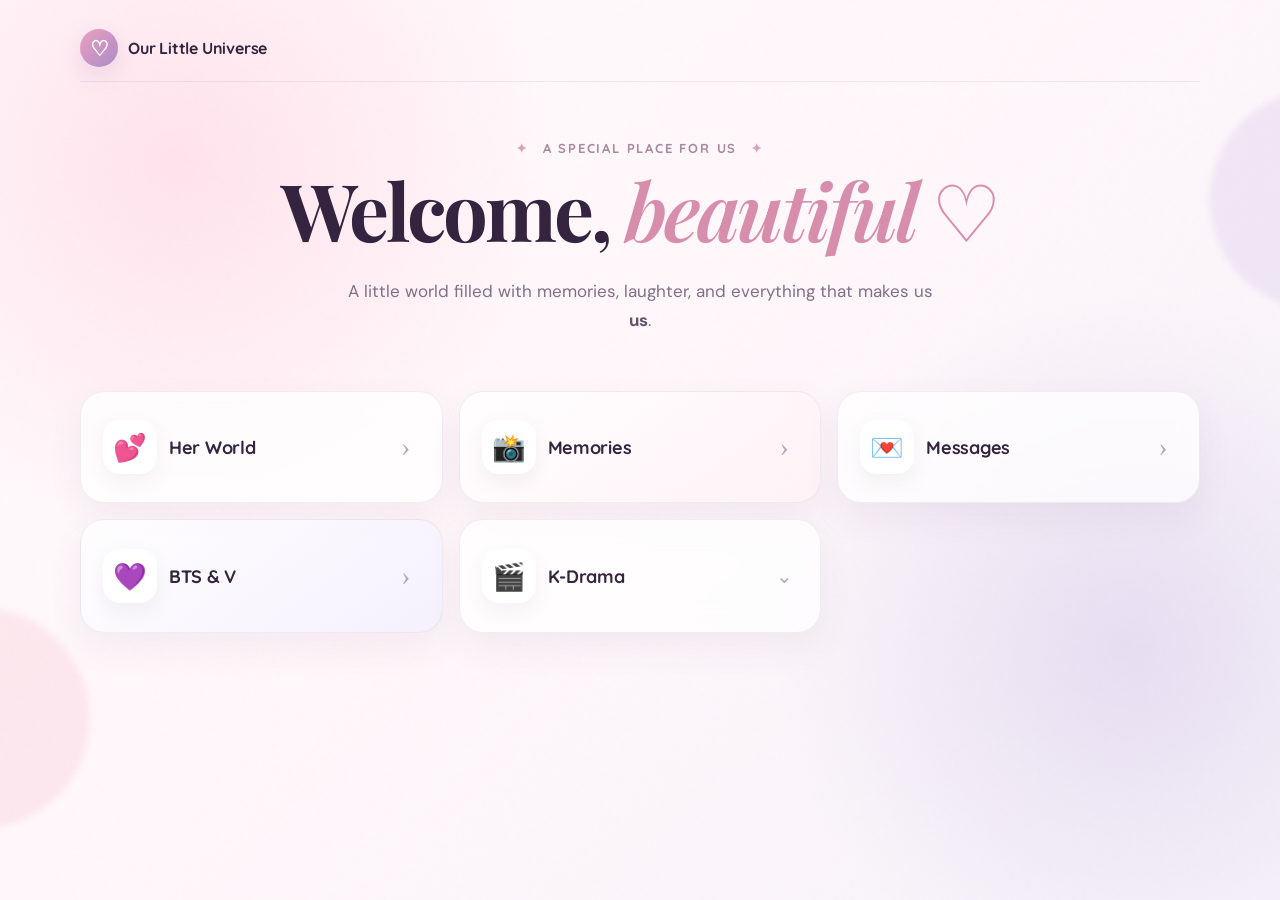
<file: index.html>
<!doctype html>
<html lang="en">
  <head>
    <meta charset="UTF-8" />
    <meta name="viewport" content="width=device-width, initial-scale=1.0" />
    <meta name="theme-color" content="#fff7fb" />
    <title>For You 💜</title>
    <link rel="preconnect" href="https://fonts.googleapis.com" />
    <link rel="preconnect" href="https://fonts.gstatic.com" crossorigin />
    <link href="https://fonts.googleapis.com/css2?family=DM+Sans:wght@400;500;600;700&family=Playfair+Display:wght@600;700&family=Quicksand:wght@600;700&display=swap" rel="stylesheet" />
    <link rel="stylesheet" href="styles.css" />
  </head>
  <body>
    <div class="ambient ambient-one"></div>
    <div class="ambient ambient-two"></div>
    <main class="app-shell">
      <header class="topbar">
        <a class="brand" href="#" aria-label="Go home">
          <span class="brand-mark">♡</span>
          <span>Our Little Universe</span>
        </a>
        <button class="menu-button" type="button" aria-label="Toggle menu" aria-expanded="false">
          <span></span><span></span><span></span>
        </button>
      </header>

      <section class="hero" aria-labelledby="hero-title">
        <p class="eyebrow"><span>✦</span> A special place for us <span>✦</span></p>
        <h1 id="hero-title">Welcome, <em>beautiful</em> <span class="heart">♡</span></h1>
        <p class="hero-copy">A little world filled with memories, laughter, and everything that makes us <strong>us</strong>.</p>
      </section>

      <nav class="nav-grid" aria-label="Main navigation">
        <a class="nav-card card-her" href="her-world.html">
          <span class="nav-icon">💕</span>
          <span class="nav-label">Her World</span>
          <span class="nav-arrow">›</span>
        </a>
        <a class="nav-card card-memories" href="memories.html">
          <span class="nav-icon">📸</span>
          <span class="nav-label">Memories</span>
          <span class="nav-arrow">›</span>
        </a>
        <a class="nav-card card-messages" href="messages.html">
          <span class="nav-icon">💌</span>
          <span class="nav-label">Messages</span>
          <span class="nav-arrow">›</span>
        </a>
        <a class="nav-card card-bts" href="bts-v.html">
          <span class="nav-icon">💜</span>
          <span class="nav-label">BTS &amp; V</span>
          <span class="nav-arrow">›</span>
        </a>

        <div class="nav-card card-kdrama" data-expandable>
          <button class="card-main" type="button" aria-expanded="false">
            <span class="nav-icon">🎬</span>
            <span class="nav-label">K-Drama</span>
            <span class="nav-chevron">⌄</span>
          </button>
          <a class="subnav" href="business-proposal.html#drama-quiz"><span>Quiz</span><span>›</span></a>
          <a class="subnav" href="business-proposal.html"><span>Business Proposal</span><span>›</span></a>
        </div>

      </nav>
    </main>

    <div class="toast" role="status" aria-live="polite"></div>
    <script src="script.js"></script>
  </body>
</html>
</file>
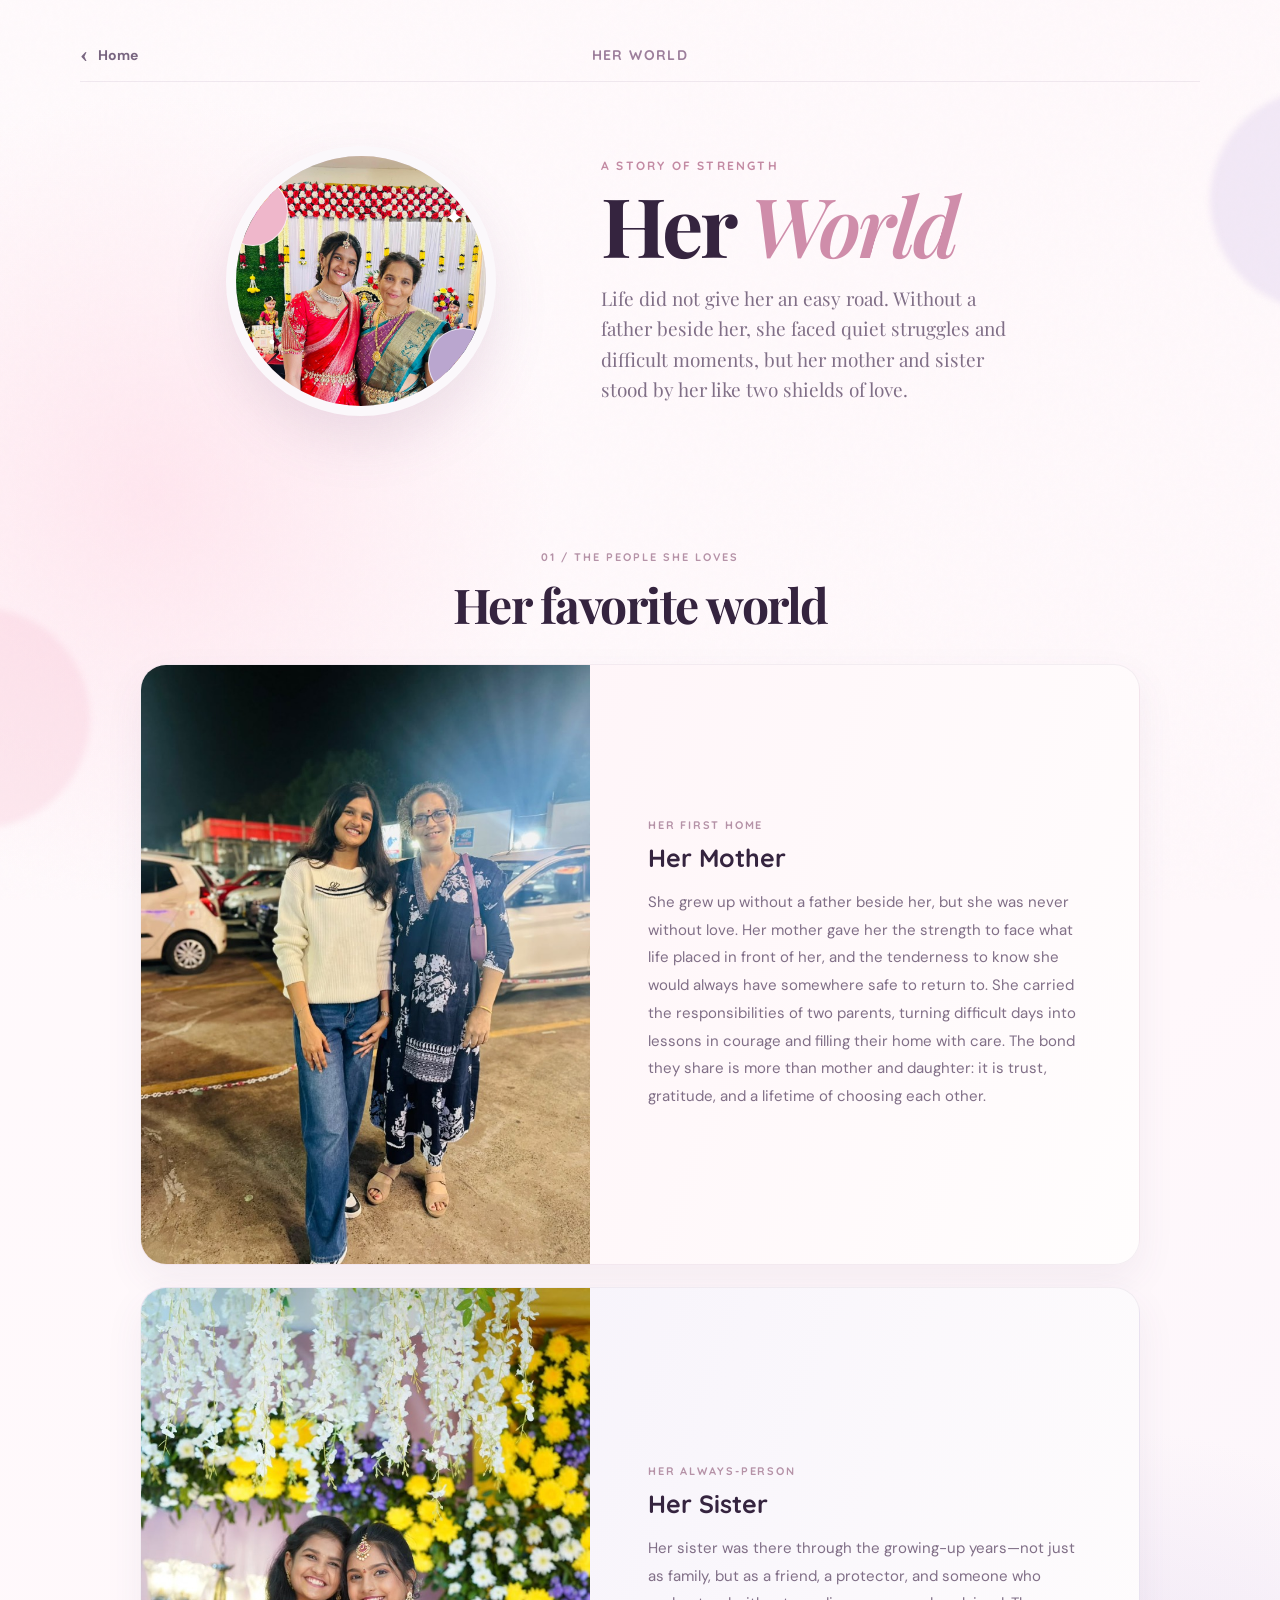
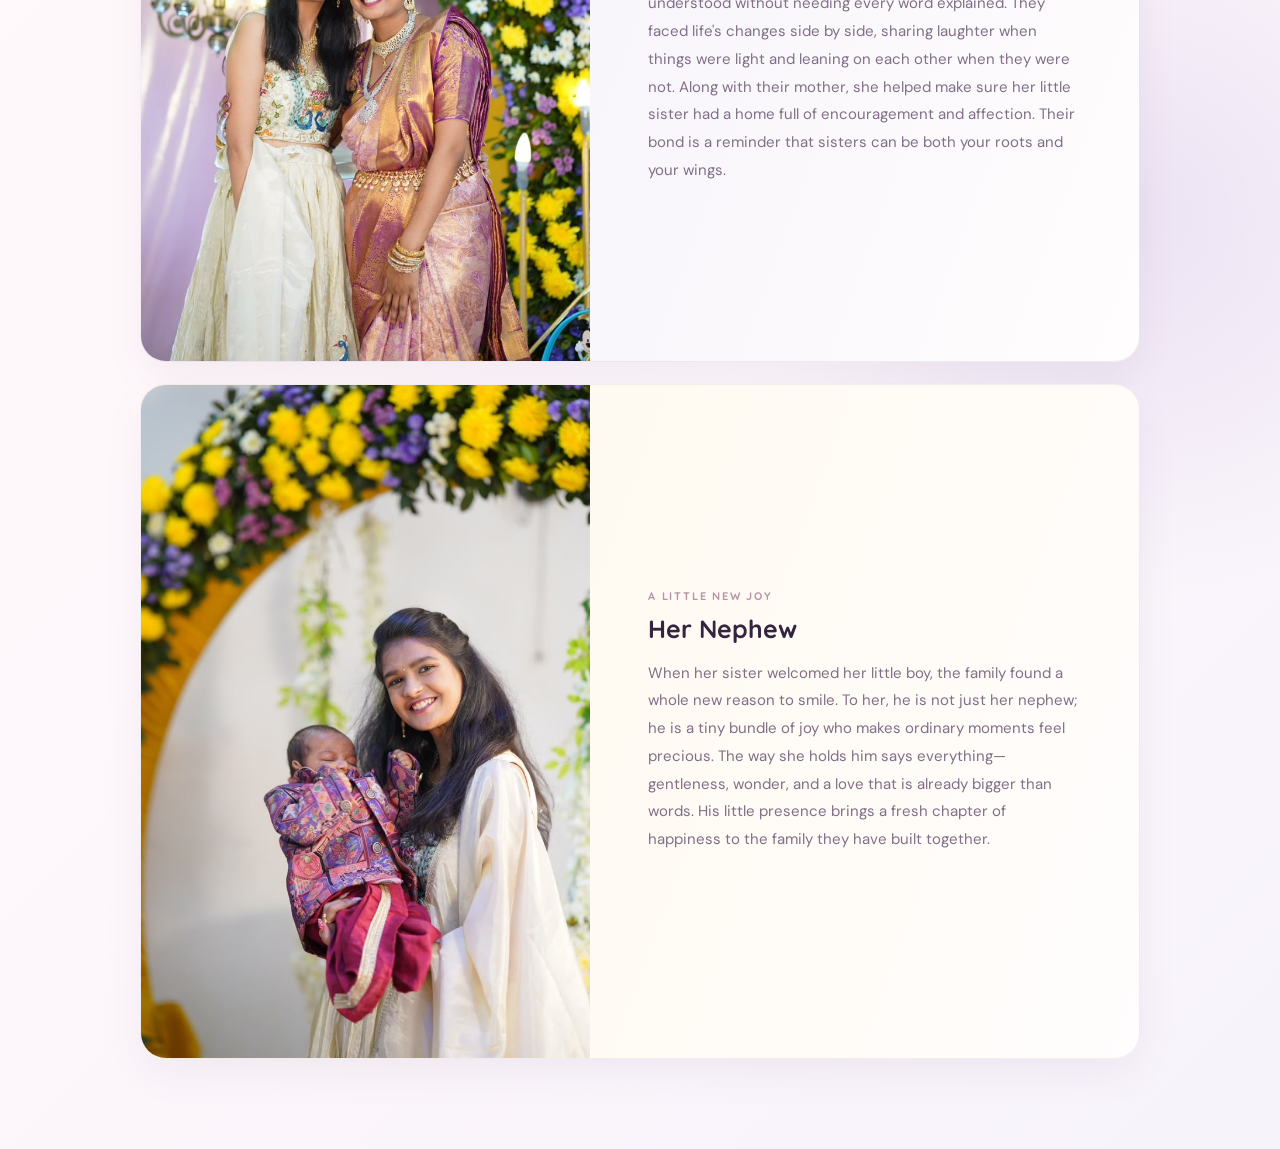
<file: her-world.html>
<!doctype html>
<html lang="en">
  <head>
    <meta charset="UTF-8" />
    <meta name="viewport" content="width=device-width, initial-scale=1.0" />
    <meta name="theme-color" content="#fff7fb" />
    <title>Her World 💕</title>
    <link rel="preconnect" href="https://fonts.googleapis.com" />
    <link rel="preconnect" href="https://fonts.gstatic.com" crossorigin />
    <link href="https://fonts.googleapis.com/css2?family=DM+Sans:wght@400;500;600;700&family=Playfair+Display:ital,wght@0,600;0,700;1,600&family=Quicksand:wght@600;700&display=swap" rel="stylesheet" />
    <link rel="stylesheet" href="styles.css" />
  </head>
  <body class="her-world-page">
    <div class="ambient ambient-one"></div>
    <div class="ambient ambient-two"></div>

    <main class="world-shell">
      <header class="world-topbar">
        <a class="back-link" href="index.html" aria-label="Back to home">
          <span>‹</span> Home
        </a>
        <span class="world-title">Her World</span>
      </header>

      <section class="profile-hero" aria-labelledby="profile-name">
        <div class="portrait-wrap">
          <div class="portrait portrait-photo" role="img" aria-label="Her with her family">
            <img src="assets/family/her-mother-celebration.jpg" alt="Her with her mother" />
            <span class="portrait-sparkle sparkle-one">✦</span>
            <span class="portrait-sparkle sparkle-two">·</span>
          </div>
        </div>

        <div class="profile-copy">
          <p class="profile-kicker">A story of strength</p>
          <h1 id="profile-name">Her <em>World</em></h1>
          <p class="profile-tagline">Life did not give her an easy road. Without a father beside her, she faced quiet struggles and difficult moments, but her mother and sister stood by her like two shields of love.</p>
        </div>
      </section>

      <section class="world-section" aria-labelledby="things-heading">
        <div class="section-heading">
          <p>01 / THE PEOPLE SHE LOVES</p>
          <h2 id="things-heading">Her favorite world</h2>
        </div>
        <div class="family-stories">
          <article class="family-story love-card-pink">
            <img class="love-photo" src="assets/family/her-mother.jpg" alt="Her with her mother" />
            <div class="family-story-copy">
              <p class="story-label">HER FIRST HOME</p>
              <h3>Her Mother</h3>
              <p>She grew up without a father beside her, but she was never without love. Her mother gave her the strength to face what life placed in front of her, and the tenderness to know she would always have somewhere safe to return to. She carried the responsibilities of two parents, turning difficult days into lessons in courage and filling their home with care. The bond they share is more than mother and daughter: it is trust, gratitude, and a lifetime of choosing each other.</p>
            </div>
          </article>
          <article class="family-story love-card-lilac">
            <img class="love-photo" src="assets/family/her-sister.jpg" alt="Her with her sister" />
            <div class="family-story-copy">
              <p class="story-label">HER ALWAYS-PERSON</p>
              <h3>Her Sister</h3>
              <p>Her sister was there through the growing-up years—not just as family, but as a friend, a protector, and someone who understood without needing every word explained. They faced life's changes side by side, sharing laughter when things were light and leaning on each other when they were not. Along with their mother, she helped make sure her little sister had a home full of encouragement and affection. Their bond is a reminder that sisters can be both your roots and your wings.</p>
            </div>
          </article>
          <article class="family-story love-card-gold">
            <img class="love-photo nephew-photo" src="assets/family/her-nephew.jpg" alt="Her holding her nephew" />
            <div class="family-story-copy">
              <p class="story-label">A LITTLE NEW JOY</p>
              <h3>Her Nephew</h3>
              <p>When her sister welcomed her little boy, the family found a whole new reason to smile. To her, he is not just her nephew; he is a tiny bundle of joy who makes ordinary moments feel precious. The way she holds him says everything—gentleness, wonder, and a love that is already bigger than words. His little presence brings a fresh chapter of happiness to the family they have built together.</p>
            </div>
          </article>
        </div>
      </section>

    </main>

  </body>
</html>
</file>
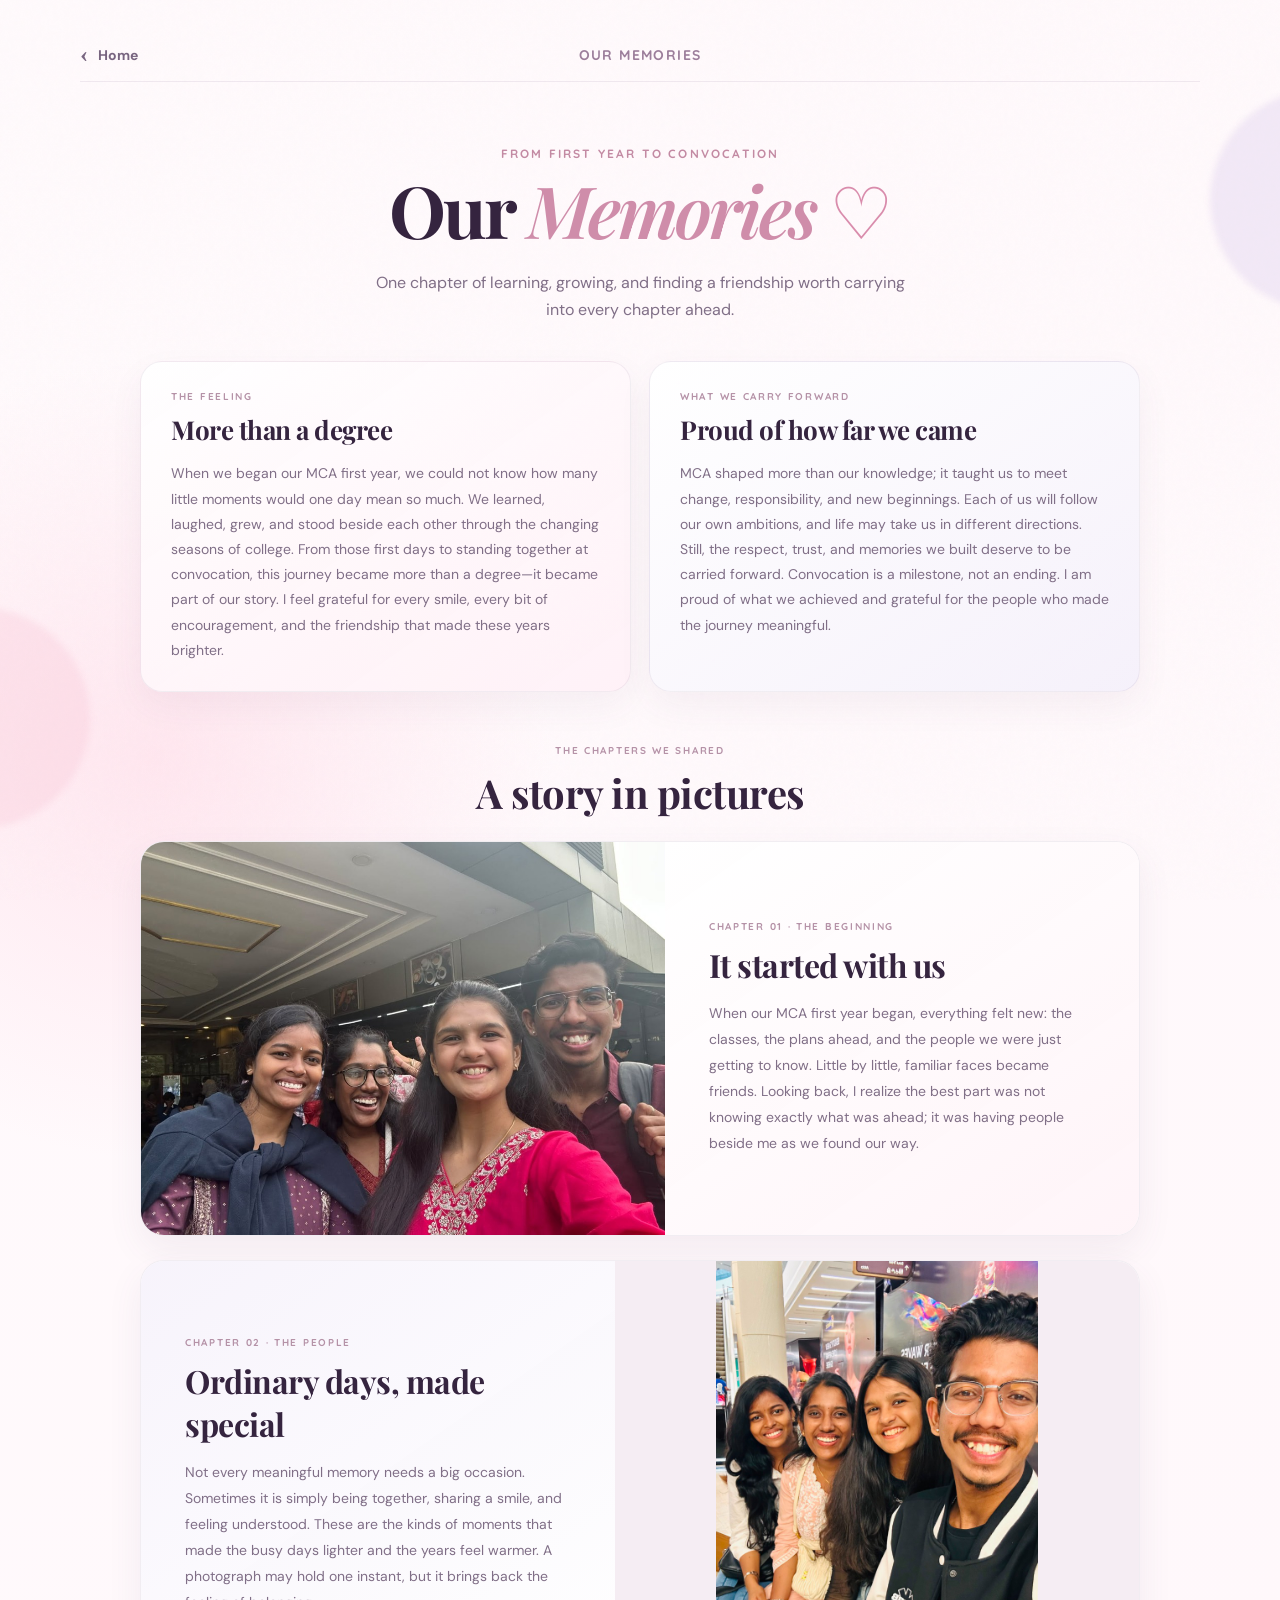
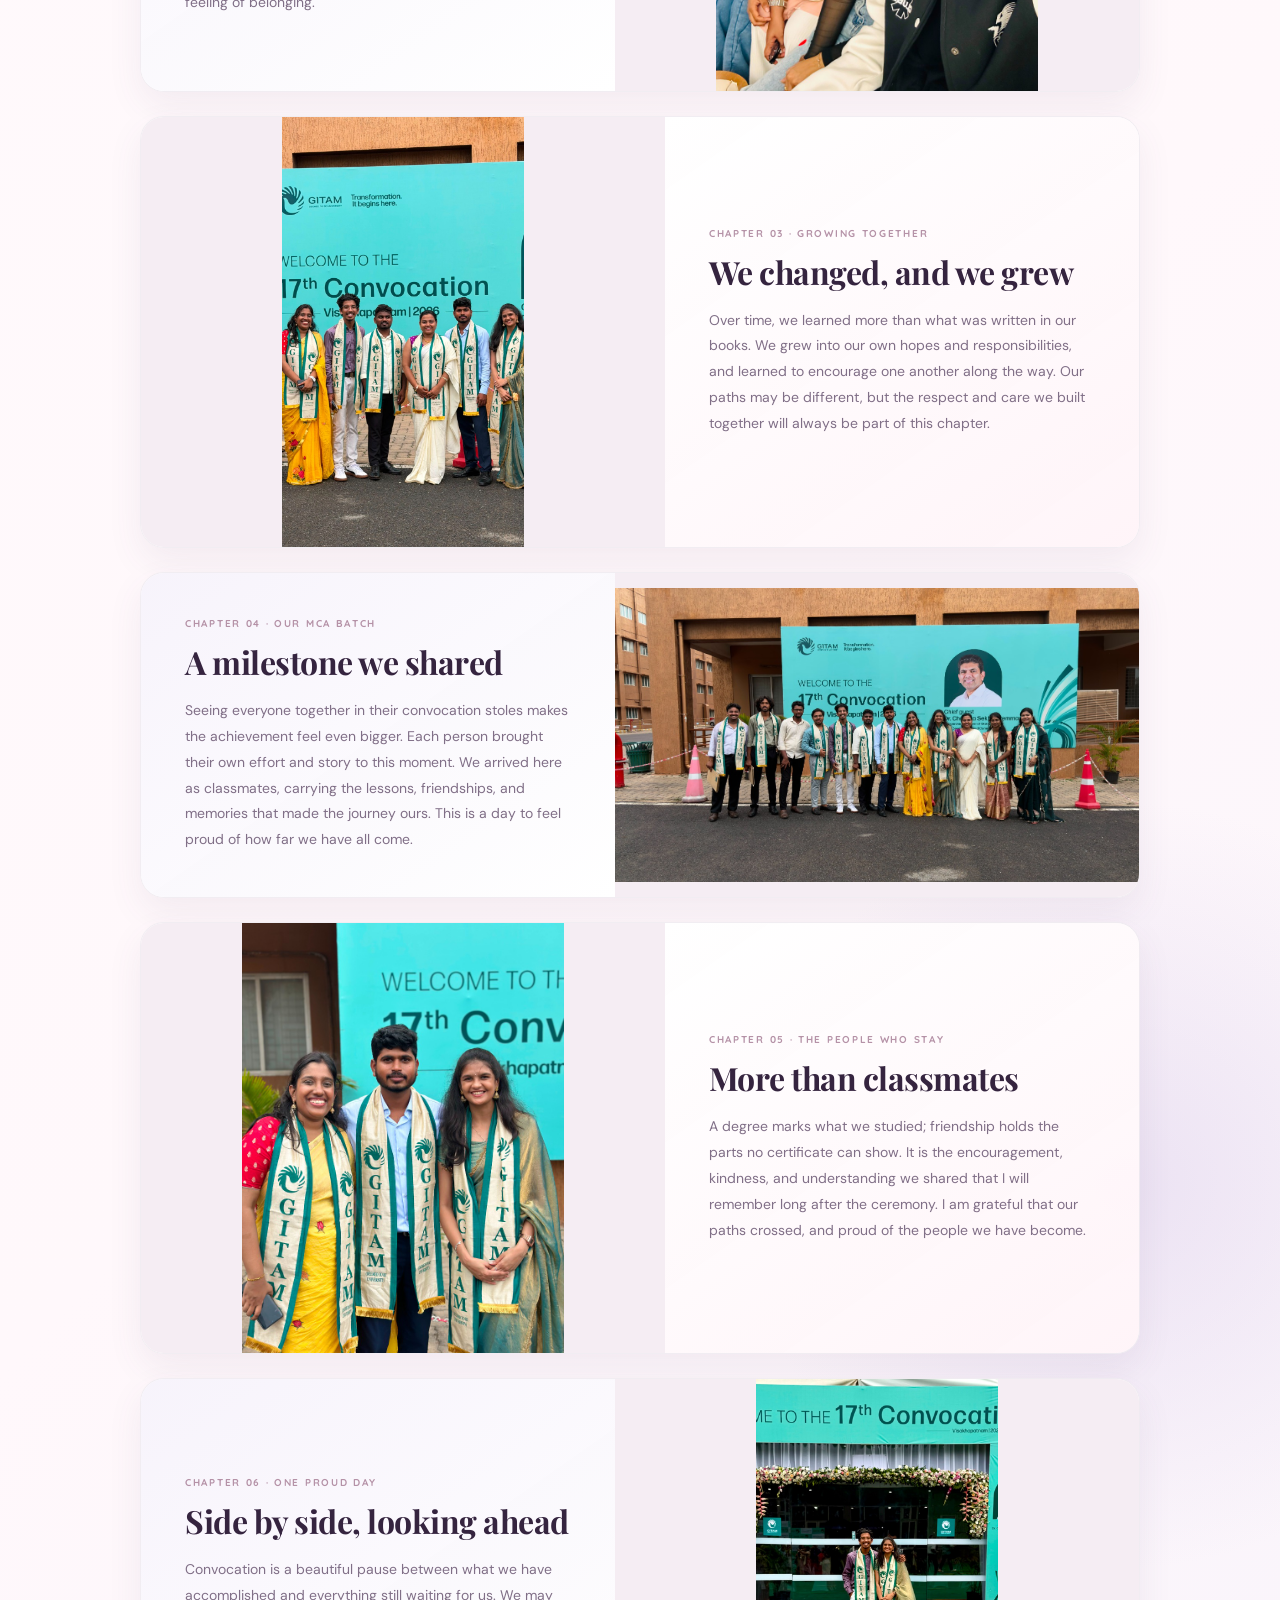
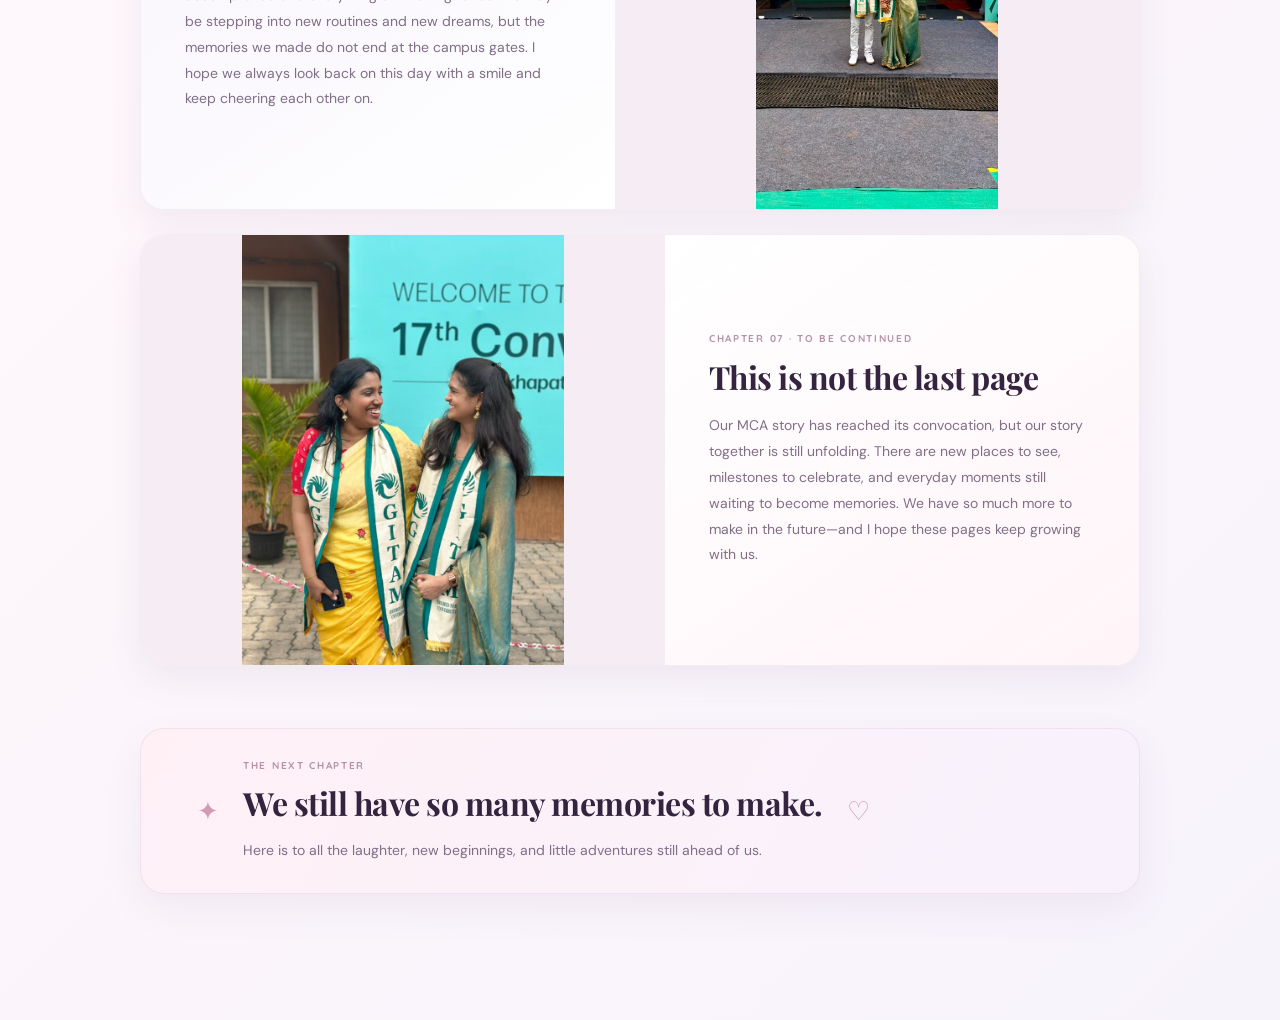
<file: memories.html>
<!doctype html>
<html lang="en">
  <head>
    <meta charset="UTF-8" />
    <meta name="viewport" content="width=device-width, initial-scale=1.0" />
    <meta name="theme-color" content="#fff7fb" />
    <title>Our Memories 📸</title>
    <link rel="preconnect" href="https://fonts.googleapis.com" />
    <link rel="preconnect" href="https://fonts.gstatic.com" crossorigin />
    <link href="https://fonts.googleapis.com/css2?family=DM+Sans:wght@400;500;600;700&family=Playfair+Display:wght@600;700&family=Quicksand:wght@600;700&display=swap" rel="stylesheet" />
    <link rel="stylesheet" href="styles.css" />
  </head>
  <body class="memories-page">
    <div class="ambient ambient-one"></div>
    <div class="ambient ambient-two"></div>

    <main class="memories-shell">
      <header class="memories-topbar">
        <a class="back-link" href="index.html" aria-label="Back to home"><span>‹</span> Home</a>
        <span class="world-title">Our Memories</span>
      </header>

      <section class="memories-hero" aria-labelledby="memories-heading">
        <p class="profile-kicker">From first year to convocation</p>
        <h1 id="memories-heading">Our <em>Memories</em> <span class="heart">♡</span></h1>
        <p>One chapter of learning, growing, and finding a friendship worth carrying into every chapter ahead.</p>
      </section>

      <section class="memory-story" aria-label="Our MCA story">
        <article class="memory-letter">
          <p>THE FEELING</p>
          <h2>More than a degree</h2>
          <p>When we began our MCA first year, we could not know how many little moments would one day mean so much. We learned, laughed, grew, and stood beside each other through the changing seasons of college. From those first days to standing together at convocation, this journey became more than a degree—it became part of our story. I feel grateful for every smile, every bit of encouragement, and the friendship that made these years brighter.</p>
        </article>
        <article class="memory-letter memory-letter-mature">
          <p>WHAT WE CARRY FORWARD</p>
          <h2>Proud of how far we came</h2>
          <p>MCA shaped more than our knowledge; it taught us to meet change, responsibility, and new beginnings. Each of us will follow our own ambitions, and life may take us in different directions. Still, the respect, trust, and memories we built deserve to be carried forward. Convocation is a milestone, not an ending. I am proud of what we achieved and grateful for the people who made the journey meaningful.</p>
        </article>
      </section>

      <div class="memory-section-heading">
        <p>THE CHAPTERS WE SHARED</p>
        <h2>A story in pictures</h2>
      </div>
      <section class="memory-storybook" aria-label="Our MCA story, told through photographs">
        <article class="memory-chapter">
          <button class="memory-photo" type="button" data-full="assets/memories/mca-classmates-together.jpg" data-caption="Friends who made the journey brighter">
            <img src="assets/memories/mca-classmates-together.jpg" alt="A group of friends taking a selfie together" />
            <span class="photo-view">View memory <span aria-hidden="true">↗</span></span>
          </button>
          <div class="memory-chapter-copy">
            <p>CHAPTER 01 · THE BEGINNING</p>
            <h2>It started with us</h2>
            <p>When our MCA first year began, everything felt new: the classes, the plans ahead, and the people we were just getting to know. Little by little, familiar faces became friends. Looking back, I realize the best part was not knowing exactly what was ahead; it was having people beside me as we found our way.</p>
          </div>
        </article>

        <article class="memory-chapter">
          <button class="memory-photo" type="button" data-full="assets/memories/mca-friends-outing.jpg" data-caption="A happy day with friends">
            <img src="assets/memories/mca-friends-outing.jpg" alt="Four friends smiling together during an outing" />
            <span class="photo-view">View memory <span aria-hidden="true">↗</span></span>
          </button>
          <div class="memory-chapter-copy">
            <p>CHAPTER 02 · THE PEOPLE</p>
            <h2>Ordinary days, made special</h2>
            <p>Not every meaningful memory needs a big occasion. Sometimes it is simply being together, sharing a smile, and feeling understood. These are the kinds of moments that made the busy days lighter and the years feel warmer. A photograph may hold one instant, but it brings back the feeling of belonging.</p>
          </div>
        </article>

        <article class="memory-chapter">
          <button class="memory-photo" type="button" data-full="assets/memories/mca-classmates-convocation.jpg" data-caption="A moment with classmates">
            <img src="assets/memories/mca-classmates-convocation.jpg" alt="Classmates celebrating their convocation together" />
            <span class="photo-view">View memory <span aria-hidden="true">↗</span></span>
          </button>
          <div class="memory-chapter-copy">
            <p>CHAPTER 03 · GROWING TOGETHER</p>
            <h2>We changed, and we grew</h2>
            <p>Over time, we learned more than what was written in our books. We grew into our own hopes and responsibilities, and learned to encourage one another along the way. Our paths may be different, but the respect and care we built together will always be part of this chapter.</p>
          </div>
        </article>

        <article class="memory-chapter">
          <button class="memory-photo" type="button" data-full="assets/memories/mca-batch-convocation-wide.jpg" data-caption="The whole batch, one proud day">
            <img src="assets/memories/mca-batch-convocation-wide.jpg" alt="MCA classmates gathered together at convocation" />
            <span class="photo-view">View memory <span aria-hidden="true">↗</span></span>
          </button>
          <div class="memory-chapter-copy">
            <p>CHAPTER 04 · OUR MCA BATCH</p>
            <h2>A milestone we shared</h2>
            <p>Seeing everyone together in their convocation stoles makes the achievement feel even bigger. Each person brought their own effort and story to this moment. We arrived here as classmates, carrying the lessons, friendships, and memories that made the journey ours. This is a day to feel proud of how far we have all come.</p>
          </div>
        </article>

        <article class="memory-chapter">
          <button class="memory-photo" type="button" data-full="assets/memories/mca-friends-convocation-group.jpg" data-caption="Proud of how far we came">
            <img src="assets/memories/mca-friends-convocation-group.jpg" alt="Three friends standing together in graduation stoles" />
            <span class="photo-view">View memory <span aria-hidden="true">↗</span></span>
          </button>
          <div class="memory-chapter-copy">
            <p>CHAPTER 05 · THE PEOPLE WHO STAY</p>
            <h2>More than classmates</h2>
            <p>A degree marks what we studied; friendship holds the parts no certificate can show. It is the encouragement, kindness, and understanding we shared that I will remember long after the ceremony. I am grateful that our paths crossed, and proud of the people we have become.</p>
          </div>
        </article>

        <article class="memory-chapter">
          <button class="memory-photo" type="button" data-full="assets/memories/mca-convocation-pair.jpg" data-caption="Side by side at convocation">
            <img src="assets/memories/mca-convocation-pair.jpg" alt="Two classmates standing together at convocation" />
            <span class="photo-view">View memory <span aria-hidden="true">↗</span></span>
          </button>
          <div class="memory-chapter-copy">
            <p>CHAPTER 06 · ONE PROUD DAY</p>
            <h2>Side by side, looking ahead</h2>
            <p>Convocation is a beautiful pause between what we have accomplished and everything still waiting for us. We may be stepping into new routines and new dreams, but the memories we made do not end at the campus gates. I hope we always look back on this day with a smile and keep cheering each other on.</p>
          </div>
        </article>

        <article class="memory-chapter">
          <button class="memory-photo" type="button" data-full="assets/memories/mca-friends-convocation.jpg" data-caption="Smiles on convocation day">
            <img src="assets/memories/mca-friends-convocation.jpg" alt="Two friends smiling together in convocation stoles" />
            <span class="photo-view">View memory <span aria-hidden="true">↗</span></span>
          </button>
          <div class="memory-chapter-copy">
            <p>CHAPTER 07 · TO BE CONTINUED</p>
            <h2>This is not the last page</h2>
            <p>Our MCA story has reached its convocation, but our story together is still unfolding. There are new places to see, milestones to celebrate, and everyday moments still waiting to become memories. We have so much more to make in the future—and I hope these pages keep growing with us.</p>
          </div>
        </article>
      </section>

      <section class="future-note" aria-labelledby="future-heading">
        <span>✦</span>
        <div>
          <p>THE NEXT CHAPTER</p>
          <h2 id="future-heading">We still have so many memories to make.</h2>
          <p>Here is to all the laughter, new beginnings, and little adventures still ahead of us.</p>
        </div>
        <span>♡</span>
      </section>
    </main>

    <dialog class="memory-dialog" aria-label="Expanded memory photo">
      <form method="dialog"><button class="dialog-close" aria-label="Close photo">×</button></form>
      <img class="dialog-image" alt="" />
      <p class="dialog-caption"></p>
    </dialog>

    <script src="memories.js"></script>
  </body>
</html>
</file>
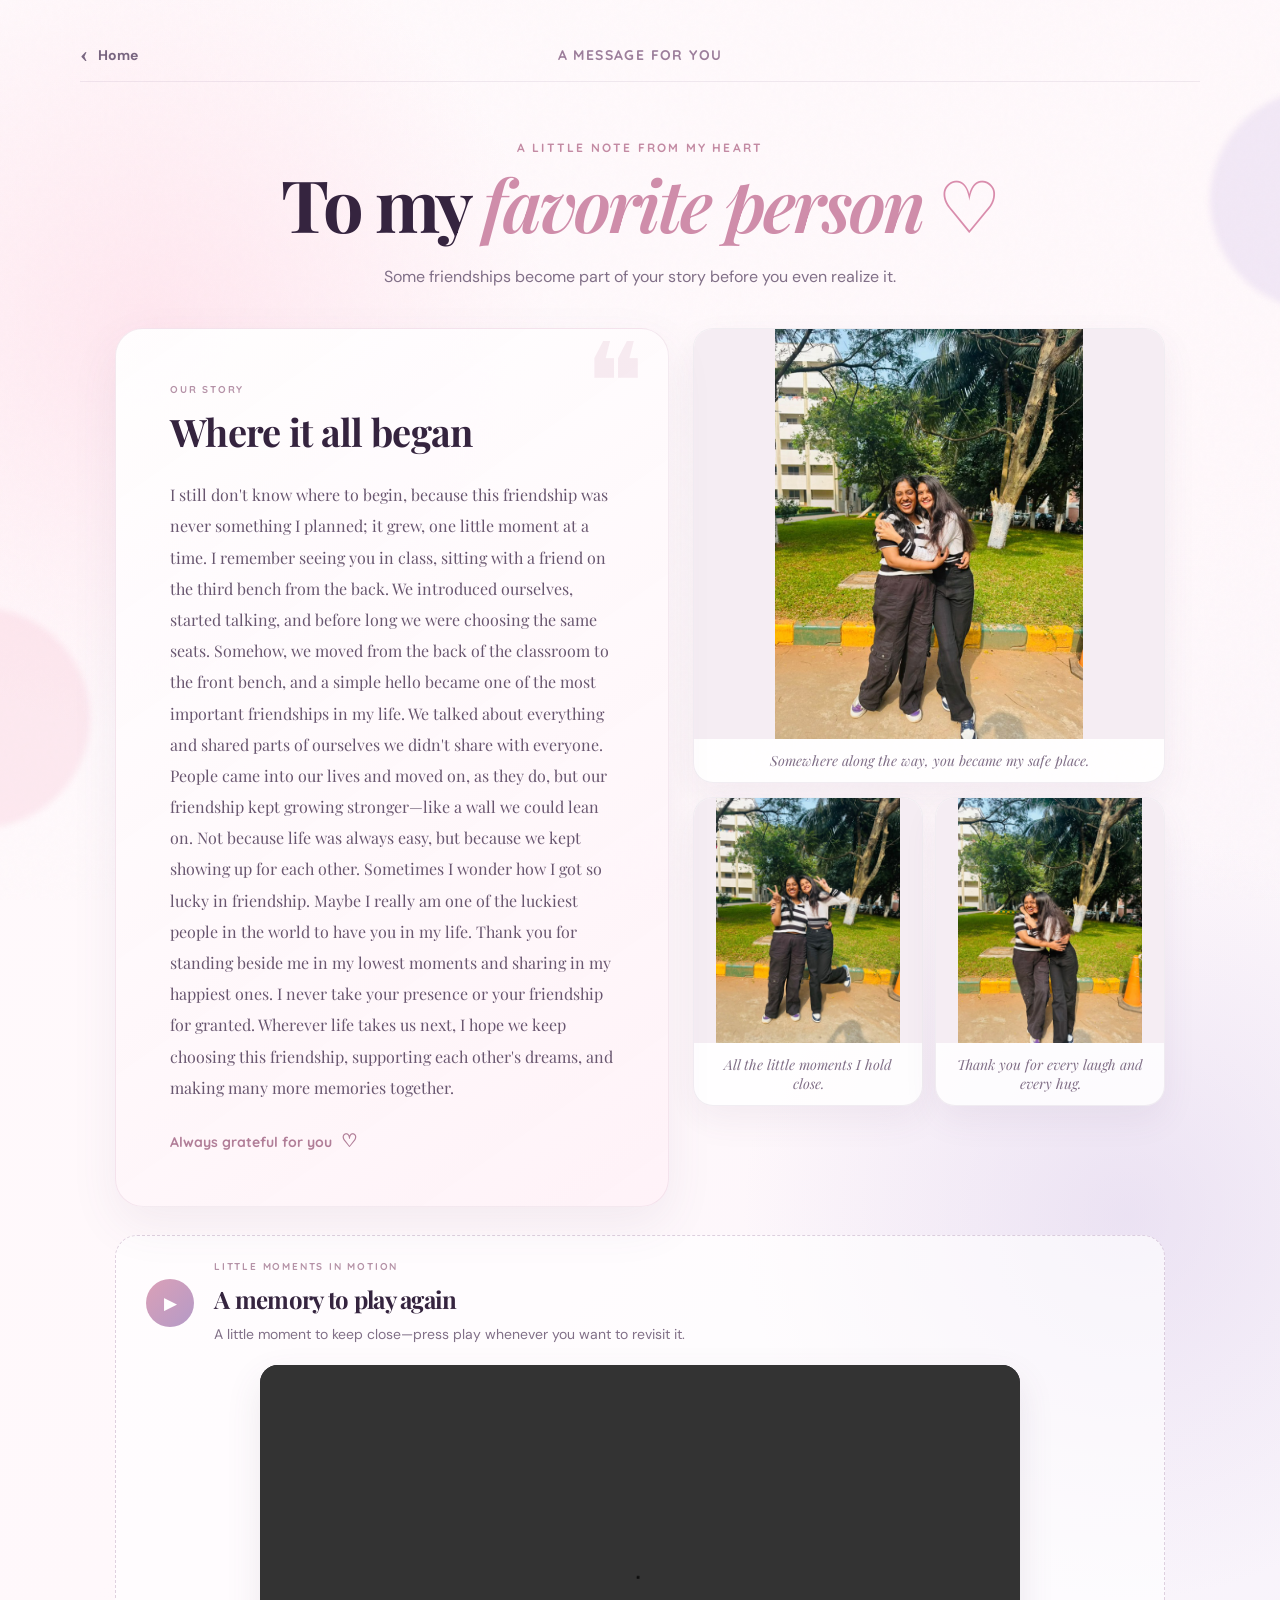
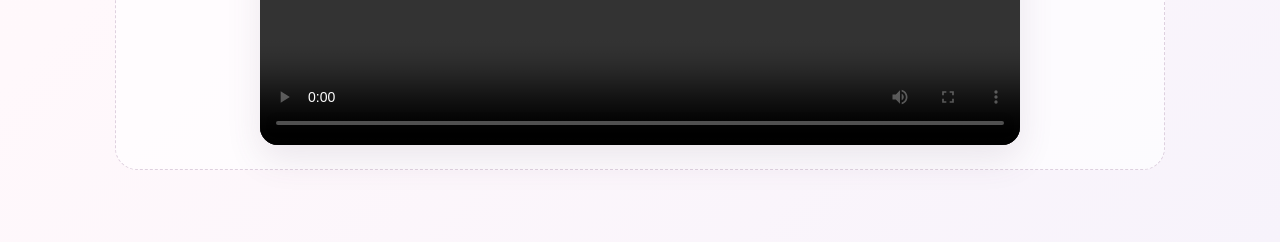
<file: messages.html>
<!doctype html>
<html lang="en">
  <head>
    <meta charset="UTF-8" />
    <meta name="viewport" content="width=device-width, initial-scale=1.0" />
    <meta name="theme-color" content="#fff7fb" />
    <title>A Message for You 💌</title>
    <link rel="preconnect" href="https://fonts.googleapis.com" />
    <link rel="preconnect" href="https://fonts.gstatic.com" crossorigin />
    <link href="https://fonts.googleapis.com/css2?family=DM+Sans:wght@400;500;600;700&family=Playfair+Display:ital,wght@0,600;0,700;1,600&family=Quicksand:wght@600;700&display=swap" rel="stylesheet" />
    <link rel="stylesheet" href="styles.css" />
  </head>
  <body class="message-page">
    <div class="ambient ambient-one"></div>
    <div class="ambient ambient-two"></div>

    <main class="message-shell">
      <header class="message-topbar">
        <a class="back-link" href="index.html" aria-label="Back to home"><span>‹</span> Home</a>
        <span class="world-title">A Message for You</span>
      </header>

      <section class="message-hero" aria-labelledby="message-title">
        <p class="profile-kicker">A little note from my heart</p>
        <h1 id="message-title">To my <em>favorite person</em> <span class="heart">♡</span></h1>
        <p>Some friendships become part of your story before you even realize it.</p>
      </section>

      <section class="letter-layout" aria-label="A letter and friendship photos">
        <article class="letter-card">
          <div class="letter-decoration" aria-hidden="true">❝</div>
          <p class="letter-label">OUR STORY</p>
          <h2>Where it all began</h2>
          <p class="letter-body">I still don't know where to begin, because this friendship was never something I planned; it grew, one little moment at a time. I remember seeing you in class, sitting with a friend on the third bench from the back. We introduced ourselves, started talking, and before long we were choosing the same seats. Somehow, we moved from the back of the classroom to the front bench, and a simple hello became one of the most important friendships in my life. We talked about everything and shared parts of ourselves we didn't share with everyone. People came into our lives and moved on, as they do, but our friendship kept growing stronger—like a wall we could lean on. Not because life was always easy, but because we kept showing up for each other. Sometimes I wonder how I got so lucky in friendship. Maybe I really am one of the luckiest people in the world to have you in my life. Thank you for standing beside me in my lowest moments and sharing in my happiest ones. I never take your presence or your friendship for granted. Wherever life takes us next, I hope we keep choosing this friendship, supporting each other's dreams, and making many more memories together.</p>
          <p class="letter-signoff">Always grateful for you <span>♡</span></p>
        </article>

        <div class="message-photos">
          <figure class="message-photo message-photo-main">
            <img src="assets/messages/friendship-hug.jpg" alt="The two friends sharing a warm hug outdoors" />
            <figcaption>Somewhere along the way, you became my safe place.</figcaption>
          </figure>
          <div class="message-photo-pair">
            <figure class="message-photo">
              <img src="assets/messages/friendship-smiles.jpg" alt="The friends smiling together outdoors" />
              <figcaption>All the little moments I hold close.</figcaption>
            </figure>
            <figure class="message-photo">
              <img src="assets/messages/friendship-laugh.jpg" alt="The friends laughing together in a hug" />
              <figcaption>Thank you for every laugh and every hug.</figcaption>
            </figure>
          </div>
        </div>
      </section>

      <section class="video-note" aria-labelledby="video-title">
        <div class="video-note-heading">
          <span class="video-note-icon" aria-hidden="true">▶</span>
          <div>
            <p class="letter-label">LITTLE MOMENTS IN MOTION</p>
            <h2 id="video-title">A memory to play again</h2>
            <p>A little moment to keep close—press play whenever you want to revisit it.</p>
          </div>
        </div>
        <video class="message-video" controls preload="metadata" playsinline aria-label="A friendship video memory">
          <source src="assets/messages/friendship-video.mp4" type="video/mp4" />
          Your browser does not support MP4 video playback.
        </video>
      </section>
    </main>
  </body>
</html>
</file>
<file: styles.css>
:root {
  --ink: #35243f;
  --muted: #806f87;
  --pink: #f7a7c4;
  --lavender: #9e86bb;
  --paper: #fffafc;
}

* { box-sizing: border-box; }

html { scroll-behavior: smooth; }

body {
  margin: 0;
  min-height: 100vh;
  overflow-x: hidden;
  color: var(--ink);
  font-family: "DM Sans", sans-serif;
  background:
    radial-gradient(circle at 14% 18%, rgba(255, 202, 220, .48), transparent 23rem),
    radial-gradient(circle at 88% 72%, rgba(207, 193, 229, .44), transparent 22rem),
    linear-gradient(135deg, #fffafc 0%, #fff7fa 48%, #f7f3fb 100%);
}

body::before {
  content: "";
  position: fixed;
  inset: 0;
  pointer-events: none;
  opacity: .24;
  background-image: url("data:image/svg+xml,%3Csvg viewBox='0 0 180 180' xmlns='http://www.w3.org/2000/svg'%3E%3Cfilter id='n'%3E%3CfeTurbulence type='fractalNoise' baseFrequency='.9' numOctaves='2' stitchTiles='stitch'/%3E%3C/filter%3E%3Crect width='100%25' height='100%25' filter='url(%23n)' opacity='.08'/%3E%3C/svg%3E");
}

.ambient {
  position: fixed;
  width: 220px;
  height: 220px;
  border-radius: 50%;
  filter: blur(3px);
  pointer-events: none;
  opacity: .28;
}
.ambient-one { left: -130px; bottom: 8%; background: #f7bed1; }
.ambient-two { right: -150px; top: 10%; background: #d0bee8; }

.app-shell {
  width: min(1120px, calc(100% - 48px));
  margin: 0 auto;
  padding: 28px 0 64px;
  position: relative;
  z-index: 1;
}

.topbar {
  height: 54px;
  display: flex;
  align-items: center;
  justify-content: space-between;
  padding-bottom: 14px;
  border-bottom: 1px solid rgba(151, 126, 164, .14);
}

.brand {
  display: flex;
  align-items: center;
  gap: 10px;
  color: var(--ink);
  text-decoration: none;
  font-family: "Quicksand", sans-serif;
  font-weight: 700;
  letter-spacing: -.2px;
}

.brand-mark {
  display: grid;
  place-items: center;
  width: 38px;
  height: 38px;
  border-radius: 50%;
  color: #fff;
  background: linear-gradient(135deg, #eda0bf, #a98bc8);
  box-shadow: 0 8px 22px rgba(181, 129, 172, .22);
  font-size: 21px;
}

.menu-button {
  display: none;
  width: 42px;
  height: 42px;
  border: 0;
  border-radius: 12px;
  background: rgba(255,255,255,.7);
  cursor: pointer;
}
.menu-button span {
  display: block;
  width: 18px;
  height: 2px;
  margin: 4px auto;
  border-radius: 2px;
  background: var(--ink);
}

.hero {
  text-align: center;
  padding: 58px 20px 38px;
}

.eyebrow {
  margin: 0 0 14px;
  color: #a7899e;
  font-family: "Quicksand", sans-serif;
  font-size: 13px;
  font-weight: 700;
  letter-spacing: 1.8px;
  text-transform: uppercase;
}
.eyebrow span { color: #d6a3b9; margin: 0 8px; }

h1 {
  margin: 0;
  font-family: "Playfair Display", serif;
  font-size: clamp(48px, 6.2vw, 82px);
  line-height: 1;
  letter-spacing: -3px;
}
h1 em {
  color: #d78dac;
  font-weight: 600;
}
.heart { color: #d98cac; font-family: Georgia, serif; font-weight: 400; }

.hero-copy {
  max-width: 600px;
  margin: 22px auto 0;
  color: var(--muted);
  font-size: 17px;
  line-height: 1.7;
}
.hero-copy strong { color: #66506c; }

.nav-grid {
  display: grid;
  grid-template-columns: repeat(3, minmax(0, 1fr));
  gap: 16px;
  margin: 18px auto 0;
}

.nav-card {
  min-height: 112px;
  border: 1px solid rgba(157, 132, 164, .13);
  border-radius: 24px;
  color: var(--ink);
  text-decoration: none;
  background: rgba(255, 255, 255, .74);
  box-shadow: 0 14px 35px rgba(101, 76, 109, .07);
  backdrop-filter: blur(12px);
  transition: transform .25s ease, box-shadow .25s ease, border-color .25s ease;
  overflow: hidden;
}

a.nav-card {
  display: grid;
  grid-template-columns: 66px 1fr 28px;
  align-items: center;
  padding: 22px;
}

.nav-card:hover {
  transform: translateY(-4px);
  border-color: rgba(205, 150, 177, .42);
  box-shadow: 0 18px 38px rgba(101, 76, 109, .12);
}

.nav-icon {
  display: grid;
  place-items: center;
  width: 54px;
  height: 54px;
  border-radius: 17px;
  font-size: 27px;
  background: #fff;
  box-shadow: 0 8px 20px rgba(117, 91, 126, .08);
}
.nav-label {
  font-family: "Quicksand", sans-serif;
  font-size: 18px;
  font-weight: 700;
  letter-spacing: -.3px;
}
.nav-arrow {
  color: #b7a7bb;
  font-family: Georgia, serif;
  font-size: 27px;
  text-align: center;
  transition: transform .2s ease;
}
.nav-card:hover .nav-arrow { transform: translateX(3px); }

.card-main {
  width: 100%;
  min-height: 112px;
  border: 0;
  padding: 22px;
  display: grid;
  grid-template-columns: 66px 1fr 28px;
  align-items: center;
  color: inherit;
  background: transparent;
  font: inherit;
  text-align: left;
  cursor: pointer;
}
.nav-chevron {
  color: #b7a7bb;
  font-size: 20px;
  text-align: center;
  transition: transform .25s ease;
}
.nav-card.open .nav-chevron { transform: rotate(180deg); }

.subnav-group { border-top: 1px solid rgba(157, 132, 164, .11); }
.subnav {
  min-height: 42px;
  display: flex;
  align-items: center;
  justify-content: space-between;
  padding: 8px 22px 8px 88px;
  color: #75647a;
  text-decoration: none;
  font-size: 14px;
  font-weight: 600;
  border-bottom: 1px solid rgba(157, 132, 164, .08);
}
.subnav:last-child { border-bottom: 0; }
.subnav:hover { background: rgba(255, 255, 255, .65); color: #cf86a5; }

[data-expandable] { min-height: 112px; }
[data-expandable] .subnav,
[data-expandable] .subnav-group {
  display: none;
}
[data-expandable].open .subnav,
[data-expandable].open .subnav-group {
  display: flex;
}
[data-expandable].open .subnav-group { flex-direction: column; }

.card-memories { background: linear-gradient(145deg, rgba(255,255,255,.82), rgba(255,241,246,.82)); }
.card-bts { background: linear-gradient(145deg, rgba(255,255,255,.82), rgba(242,239,255,.82)); }
.toast {
  position: fixed;
  left: 50%;
  bottom: 24px;
  z-index: 20;
  transform: translate(-50%, 20px);
  opacity: 0;
  pointer-events: none;
  padding: 12px 18px;
  border-radius: 999px;
  color: #fff;
  background: rgba(78, 57, 82, .92);
  box-shadow: 0 12px 30px rgba(61, 44, 66, .18);
  font-size: 14px;
  transition: .25s ease;
}
.toast.show { opacity: 1; transform: translate(-50%, 0); }

@media (max-width: 900px) {
  .nav-grid { grid-template-columns: repeat(2, minmax(0, 1fr)); }
  .hero { padding-top: 48px; }
}

@media (max-width: 600px) {
  .app-shell { width: min(100% - 28px, 1120px); padding-top: 14px; }
  .topbar { height: 48px; }
  .brand { font-size: 14px; }
  .brand-mark { width: 34px; height: 34px; }
  .menu-button { display: block; }
  .hero { padding: 44px 8px 28px; }
  h1 { font-size: clamp(43px, 14vw, 58px); letter-spacing: -2px; }
  .eyebrow { font-size: 10px; letter-spacing: 1.2px; }
  .hero-copy { font-size: 15px; line-height: 1.6; }
  .nav-grid {
    grid-template-columns: 1fr;
    gap: 12px;
  }
  .nav-card, .card-main { min-height: 92px; }
  a.nav-card, .card-main { grid-template-columns: 58px 1fr 22px; padding: 16px 18px; }
  .nav-icon { width: 46px; height: 46px; border-radius: 14px; font-size: 23px; }
  .nav-label { font-size: 16px; }
  .subnav { padding-left: 76px; }
}

@media (prefers-reduced-motion: reduce) {
  * { scroll-behavior: auto !important; transition: none !important; }
}

/* Her World */
.her-world-page {
  background:
    radial-gradient(circle at 12% 18%, rgba(255, 204, 221, .42), transparent 25rem),
    radial-gradient(circle at 88% 66%, rgba(209, 194, 230, .38), transparent 24rem),
    linear-gradient(135deg, #fffafc 0%, #fff8fb 54%, #f7f3fb 100%);
}

.world-shell {
  width: min(1120px, calc(100% - 48px));
  margin: 0 auto;
  padding: 28px 0 72px;
  position: relative;
  z-index: 1;
}

.world-topbar {
  height: 54px;
  display: grid;
  grid-template-columns: 1fr auto 1fr;
  align-items: center;
  border-bottom: 1px solid rgba(151, 126, 164, .14);
}

.back-link {
  justify-self: start;
  color: #786580;
  text-decoration: none;
  font-weight: 700;
  font-size: 14px;
}
.back-link span {
  margin-right: 7px;
  font-family: Georgia, serif;
  font-size: 24px;
  vertical-align: -2px;
}
.world-title {
  color: #9c7e9b;
  font-family: "Quicksand", sans-serif;
  font-size: 14px;
  font-weight: 700;
  letter-spacing: 1.4px;
  text-transform: uppercase;
}
.profile-hero {
  min-height: 390px;
  display: grid;
  grid-template-columns: 42% 58%;
  align-items: center;
  padding: 44px 7% 36px;
}
.portrait-wrap {
  display: grid;
  place-items: center;
}
.portrait {
  width: 270px;
  height: 270px;
  position: relative;
  display: grid;
  place-items: center;
  border: 10px solid rgba(255, 255, 255, .82);
  border-radius: 50%;
  background:
    radial-gradient(circle at 50% 62%, #fff 0 15%, transparent 16%),
    radial-gradient(circle at 50% 46%, #f1c8d8 0 18%, #c8b1d7 19% 34%, #f7e1ea 35% 48%, #fff 49%);
  box-shadow:
    0 24px 54px rgba(133, 95, 132, .15),
    inset 0 0 0 1px rgba(205, 160, 190, .16);
}
.portrait::before,
.portrait::after {
  content: "";
  position: absolute;
  width: 68px;
  height: 68px;
  border: 1px solid rgba(255, 255, 255, .7);
  border-radius: 50%;
}
.portrait::before { left: -18px; top: 20px; background: #efb7cb; }
.portrait::after { right: -12px; bottom: 8px; background: #baa6cf; }
.portrait-glow {
  position: absolute;
  width: 120px;
  height: 120px;
  border-radius: 50%;
  background: rgba(255,255,255,.48);
  filter: blur(14px);
}
.portrait-photo {
  padding: 0;
  overflow: hidden;
  background: #e8d9e8;
}
.portrait-photo img {
  width: 100%;
  height: 100%;
  display: block;
  object-fit: cover;
  object-position: 50% 32%;
}
.portrait-photo::before,
.portrait-photo::after {
  z-index: 4;
}
.portrait-monogram {
  position: relative;
  z-index: 2;
  display: grid;
  place-items: center;
  width: 96px;
  height: 96px;
  border-radius: 50%;
  color: #fff;
  background: rgba(199, 153, 183, .78);
  box-shadow: 0 12px 30px rgba(153, 117, 148, .18);
  font-family: Georgia, serif;
  font-size: 44px;
}
.portrait-sparkle {
  position: absolute;
  z-index: 3;
  color: #fff;
  text-shadow: 0 2px 8px rgba(155, 116, 145, .25);
}
.sparkle-one { right: 22px; top: 46px; font-size: 24px; }
.sparkle-two { left: 32px; bottom: 38px; font-size: 42px; }

.profile-copy {
  padding-left: 38px;
  max-width: 520px;
}
.profile-kicker {
  margin: 0 0 10px;
  color: #c38aa3;
  font-family: "Quicksand", sans-serif;
  font-size: 12px;
  font-weight: 700;
  letter-spacing: 2.2px;
  text-transform: uppercase;
}
.profile-copy h1 {
  margin: 0;
  font-size: clamp(54px, 7vw, 82px);
}
.profile-copy h1 em { color: #cf8daa; }
.profile-tagline {
  max-width: 430px;
  margin: 18px 0 0;
  color: #806f87;
  font-family: "Playfair Display", serif;
  font-size: 19px;
  line-height: 1.6;
}

.world-section {
  margin-top: 24px;
  padding: 54px 4% 18px;
}
.section-heading {
  text-align: center;
  margin-bottom: 28px;
}
.section-heading p,
.note-overline {
  margin: 0 0 8px;
  color: #b592a7;
  font-family: "Quicksand", sans-serif;
  font-size: 11px;
  font-weight: 700;
  letter-spacing: 2px;
}
.section-heading h2,
.note-card h2 {
  margin: 0;
  font-family: "Playfair Display", serif;
  font-size: clamp(34px, 5vw, 48px);
  letter-spacing: -1.5px;
}

.family-stories {
  display: grid;
  gap: 22px;
  max-width: 1000px;
  margin: 0 auto;
}
.family-story {
  min-height: 310px;
  display: grid;
  grid-template-columns: minmax(0, .9fr) minmax(0, 1.1fr);
  overflow: hidden;
  border: 1px solid rgba(157, 132, 164, .12);
  border-radius: 26px;
  background: rgba(255, 255, 255, .72);
  box-shadow: 0 15px 38px rgba(101, 76, 109, .07);
}
.love-card-pink { background: linear-gradient(110deg, #fff1f6, #fffdfd); }
.love-card-lilac { background: linear-gradient(110deg, #f3effa, #fffdfd); }
.love-card-gold { background: linear-gradient(110deg, #fff8e9, #fffdfd); }
.love-photo {
  width: 100%;
  height: 100%;
  min-height: 310px;
  display: block;
  object-fit: cover;
  object-position: center 32%;
}
.love-card-lilac .love-photo { object-position: center 34%; }
.love-card-gold .nephew-photo {
  object-fit: contain;
  object-position: center;
  background: #f7efdc;
}
.family-story-copy {
  align-self: center;
  padding: 38px clamp(26px, 5vw, 58px);
}
.story-label {
  margin: 0 0 10px;
  color: #b592a7;
  font-family: "Quicksand", sans-serif;
  font-size: 11px;
  font-weight: 700;
  letter-spacing: 1.8px;
}
.family-story-copy h3 {
  margin: 0;
  font-family: "Quicksand", sans-serif;
  font-size: 25px;
}
.family-story-copy > p:last-child {
  margin: 16px 0 0;
  color: #806f87;
  font-size: 15px;
  line-height: 1.85;
}

.trait-section { max-width: 900px; margin-inline: auto; }
.trait-list {
  display: grid;
  grid-template-columns: 1fr 1fr;
  border-top: 1px solid rgba(151, 126, 164, .13);
  border-left: 1px solid rgba(151, 126, 164, .13);
}
.trait {
  min-height: 118px;
  display: grid;
  grid-template-columns: 48px 150px 1fr;
  align-items: center;
  padding: 18px 24px;
  border-right: 1px solid rgba(151, 126, 164, .13);
  border-bottom: 1px solid rgba(151, 126, 164, .13);
}
.trait span {
  color: #d5a3b5;
  font-family: "Playfair Display", serif;
  font-size: 12px;
}
.trait strong {
  font-family: "Quicksand", sans-serif;
  font-size: 16px;
}
.trait small {
  color: #927f96;
  font-size: 13px;
  line-height: 1.5;
}

.note-section {
  max-width: 880px;
  margin-inline: auto;
  padding-bottom: 30px;
}
.note-card {
  position: relative;
  overflow: hidden;
  min-height: 330px;
  display: flex;
  flex-direction: column;
  align-items: center;
  justify-content: center;
  padding: 52px 10%;
  border: 1px solid rgba(199, 153, 183, .16);
  border-radius: 30px;
  background: linear-gradient(135deg, rgba(255,255,255,.82), rgba(250,238,245,.88));
  box-shadow: 0 20px 48px rgba(101, 76, 109, .08);
  text-align: center;
}
.note-card::before,
.note-card::after {
  content: "";
  position: absolute;
  width: 180px;
  height: 180px;
  border-radius: 50%;
  border: 1px solid rgba(217, 181, 201, .22);
}
.note-card::before { left: -100px; bottom: -100px; }
.note-card::after { right: -100px; top: -100px; }
.note-flower {
  color: #d6a1b7;
  font-size: 30px;
  margin-bottom: 12px;
}
.note-card h2 {
  max-width: 620px;
  font-style: italic;
}
.note-card > p:not(.note-overline) {
  max-width: 520px;
  margin: 16px 0 22px;
  color: #806f87;
  line-height: 1.7;
}
.heart-button {
  min-width: 170px;
  height: 48px;
  border: 0;
  border-radius: 999px;
  color: #fff;
  background: linear-gradient(135deg, #dba0b7, #b49ac7);
  box-shadow: 0 12px 24px rgba(170, 125, 164, .18);
  font-family: "Quicksand", sans-serif;
  font-weight: 700;
  cursor: pointer;
}
.heart-button span { margin-right: 6px; font-size: 18px; }
.heart-button.loved { background: linear-gradient(135deg, #c9779b, #9e82b8); }

@media (max-width: 900px) {
  .profile-hero { grid-template-columns: 42% 58%; padding-inline: 2%; }
  .portrait { width: 230px; height: 230px; }
  .trait { grid-template-columns: 38px 130px 1fr; }
}

@media (max-width: 600px) {
  .world-shell { width: min(100% - 28px, 1120px); padding-top: 14px; }
  .world-topbar { height: 48px; }
  .world-title { display: none; }
  .profile-hero {
    grid-template-columns: 1fr;
    min-height: 440px;
    padding: 38px 4% 28px;
    text-align: center;
  }
  .portrait { width: 220px; height: 220px; }
  .profile-copy { padding: 28px 0 0; }
  .profile-copy h1 { font-size: 52px; }
  .profile-tagline { margin-inline: auto; font-size: 16px; }
  .world-section { padding: 42px 0 12px; }
  .family-story { grid-template-columns: 1fr; }
  .love-photo,
  .love-card-gold .nephew-photo { height: 300px; min-height: 0; }
  .family-story-copy { padding: 28px 24px 32px; }
  .family-story-copy > p:last-child { font-size: 14px; line-height: 1.8; }
  .trait-list { grid-template-columns: 1fr; }
  .trait { grid-template-columns: 38px 125px 1fr; padding: 16px; }
  .note-card { min-height: 360px; padding-inline: 24px; }
  .note-card h2 { font-size: 34px; }
}

/* Memories */
.memories-page {
  background:
    radial-gradient(circle at 12% 18%, rgba(255, 204, 221, .42), transparent 25rem),
    radial-gradient(circle at 88% 66%, rgba(209, 194, 230, .38), transparent 24rem),
    linear-gradient(135deg, #fffafc 0%, #fff8fb 54%, #f7f3fb 100%);
}
.memories-shell {
  width: min(1120px, calc(100% - 48px));
  margin: 0 auto;
  padding: 28px 0 64px;
  position: relative;
  z-index: 1;
}
.memories-topbar {
  height: 54px;
  display: grid;
  grid-template-columns: 1fr auto 1fr;
  align-items: center;
  border-bottom: 1px solid rgba(151, 126, 164, .14);
}
.memories-hero {
  padding: 64px 16px 38px;
  text-align: center;
}
.memories-hero .profile-kicker { margin-bottom: 12px; }
.memories-hero h1 {
  font-size: clamp(48px, 6vw, 72px);
}
.memories-hero h1 em { color: #cf8daa; }
.memories-hero > p:last-child {
  max-width: 560px;
  margin: 18px auto 0;
  color: #806f87;
  font-size: 16px;
  line-height: 1.7;
}
.memory-story {
  display: grid;
  grid-template-columns: repeat(2, minmax(0, 1fr));
  gap: 18px;
  max-width: 1000px;
  margin: 0 auto 52px;
}
.memory-letter {
  padding: 28px 30px;
  border: 1px solid rgba(157, 132, 164, .13);
  border-radius: 22px;
  background: linear-gradient(145deg, rgba(255,255,255,.88), rgba(255,240,246,.86));
  box-shadow: 0 14px 35px rgba(101, 76, 109, .06);
}
.memory-letter-mature {
  background: linear-gradient(145deg, rgba(255,255,255,.88), rgba(244,239,250,.88));
}
.memory-letter > p:first-child,
.future-note > div > p:first-child,
.memory-section-heading > p {
  margin: 0 0 9px;
  color: #b592a7;
  font-family: "Quicksand", sans-serif;
  font-size: 10px;
  font-weight: 700;
  letter-spacing: 1.7px;
}
.memory-letter h2,
.future-note h2,
.memory-section-heading h2 {
  margin: 0;
  font-family: "Playfair Display", serif;
  font-size: 26px;
  letter-spacing: -.5px;
}
.memory-letter > p:last-child,
.future-note > div > p:last-child {
  margin: 14px 0 0;
  color: #806f87;
  font-size: 14px;
  line-height: 1.8;
}
.future-note {
  max-width: 1000px;
  margin: 0 auto 62px;
  padding: 30px clamp(22px, 5vw, 56px);
  display: flex;
  align-items: center;
  gap: 24px;
  border: 1px solid rgba(199, 153, 183, .2);
  border-radius: 24px;
  background: linear-gradient(120deg, rgba(255,239,245,.92), rgba(247,241,252,.92));
  box-shadow: 0 15px 38px rgba(101, 76, 109, .07);
}
.future-note > span {
  flex: 0 0 auto;
  color: #d29bb3;
  font-size: 26px;
}
.future-note h2 { font-size: clamp(24px, 3vw, 32px); }
.future-note > div > p:last-child { max-width: 690px; }
.memory-section-heading {
  margin: 0 0 22px;
  text-align: center;
}
.memory-section-heading h2 { font-size: clamp(30px, 4vw, 40px); }
.memory-storybook {
  display: grid;
  gap: 24px;
  max-width: 1000px;
  margin: 0 auto 62px;
}
.memory-chapter {
  display: grid;
  grid-template-columns: minmax(0, 1.05fr) minmax(0, .95fr);
  align-items: stretch;
  overflow: hidden;
  border: 1px solid rgba(157, 132, 164, .14);
  border-radius: 24px;
  background: rgba(255, 255, 255, .8);
  box-shadow: 0 14px 35px rgba(101, 76, 109, .08);
}
.memory-chapter:nth-child(even) { grid-template-columns: minmax(0, .95fr) minmax(0, 1.05fr); }
.memory-chapter:nth-child(even) .memory-photo { grid-column: 2; grid-row: 1; }
.memory-chapter:nth-child(even) .memory-chapter-copy { grid-column: 1; grid-row: 1; }
.memory-photo {
  position: relative;
  display: flex;
  width: 100%;
  min-height: 320px;
  padding: 0;
  overflow: hidden;
  align-items: center;
  justify-content: center;
  border: 0;
  background: #f5edf3;
  cursor: zoom-in;
}
.memory-photo img {
  display: block;
  width: 100%;
  height: auto;
  max-height: 430px;
  object-fit: contain;
  transition: transform .35s ease;
}
.memory-photo:hover img { transform: scale(1.025); }
.memory-chapter-copy {
  display: flex;
  flex-direction: column;
  justify-content: center;
  padding: clamp(24px, 4vw, 44px);
  background: linear-gradient(145deg, rgba(255,255,255,.92), rgba(255,242,247,.82));
}
.memory-chapter:nth-child(even) .memory-chapter-copy {
  background: linear-gradient(145deg, rgba(246,242,251,.9), rgba(255,255,255,.92));
}
.memory-chapter-copy > p:first-child {
  margin: 0 0 10px;
  color: #b592a7;
  font-family: "Quicksand", sans-serif;
  font-size: 10px;
  font-weight: 700;
  letter-spacing: 1.7px;
}
.memory-chapter-copy h2 {
  margin: 0;
  font-family: "Playfair Display", serif;
  font-size: clamp(24px, 3vw, 32px);
  letter-spacing: -.5px;
}
.memory-chapter-copy > p:last-child {
  margin: 15px 0 0;
  color: #806f87;
  font-size: 14px;
  line-height: 1.85;
}
.photo-view {
  position: absolute;
  right: 12px;
  bottom: 12px;
  padding: 8px 11px;
  border: 1px solid rgba(255,255,255,.55);
  border-radius: 999px;
  color: #fff;
  background: rgba(58, 43, 62, .55);
  font-size: 12px;
  font-weight: 600;
  opacity: 0;
  transition: opacity .2s ease;
}
.memory-photo:hover .photo-view,
.memory-photo:focus-visible .photo-view { opacity: 1; }
.memory-dialog {
  width: min(92vw, 980px);
  max-width: none;
  max-height: 92vh;
  padding: 16px;
  overflow: auto;
  border: 1px solid rgba(255,255,255,.5);
  border-radius: 20px;
  color: #fff;
  background: rgba(40, 30, 45, .96);
  box-shadow: 0 24px 80px rgba(25, 16, 29, .4);
}
.memory-dialog::backdrop { background: rgba(34, 24, 39, .76); }
.memory-dialog form { position: absolute; top: 10px; right: 10px; }
.dialog-close {
  display: grid;
  place-items: center;
  width: 42px;
  height: 42px;
  border: 1px solid rgba(255,255,255,.4);
  border-radius: 50%;
  color: white;
  background: rgba(40, 30, 45, .72);
  font-size: 28px;
  cursor: pointer;
}
.dialog-image {
  display: block;
  max-width: 100%;
  max-height: calc(92vh - 90px);
  margin: 0 auto;
  object-fit: contain;
}
.dialog-caption {
  margin: 12px 0 0;
  color: rgba(255,255,255,.9);
  font-family: "Playfair Display", serif;
  font-size: 18px;
  text-align: center;
}

@media (max-width: 900px) {
  .memory-chapter { grid-template-columns: minmax(0, 1fr) minmax(0, 1fr); }
  .memory-chapter:nth-child(even) { grid-template-columns: minmax(0, 1fr) minmax(0, 1fr); }
  .memory-chapter-copy { padding: 24px; }
}
@media (max-width: 600px) {
  .memories-shell { width: min(100% - 28px, 1120px); padding-top: 14px; }
  .memories-topbar { height: 48px; }
  .memories-topbar .world-title { display: none; }
  .memories-hero { padding: 48px 8px 28px; }
  .memories-hero h1 { font-size: clamp(42px, 13vw, 58px); letter-spacing: -2px; }
  .memories-hero > p:last-child { font-size: 15px; }
  .memory-story { grid-template-columns: 1fr; gap: 12px; margin-bottom: 36px; }
  .memory-letter { padding: 24px 22px; }
  .future-note { align-items: flex-start; gap: 13px; margin-bottom: 46px; padding: 24px 18px; }
  .future-note > span { font-size: 20px; }
  .memory-letter h2 { font-size: 24px; }
  .memory-storybook { gap: 16px; }
  .memory-chapter,
  .memory-chapter:nth-child(even) { grid-template-columns: 1fr; }
  .memory-chapter:nth-child(even) .memory-photo,
  .memory-chapter:nth-child(even) .memory-chapter-copy { grid-column: 1; }
  .memory-chapter:nth-child(even) .memory-photo { grid-row: 1; }
  .memory-chapter:nth-child(even) .memory-chapter-copy { grid-row: 2; }
  .memory-photo { min-height: 0; }
  .memory-chapter-copy { padding: 23px 22px 26px; }
  .memory-chapter-copy > p:last-child { font-size: 14px; line-height: 1.8; }
  .memory-photo img { max-height: 500px; }
}

/* Messages */
.message-page {
  background:
    radial-gradient(circle at 12% 18%, rgba(255, 204, 221, .42), transparent 25rem),
    radial-gradient(circle at 88% 66%, rgba(209, 194, 230, .38), transparent 24rem),
    linear-gradient(135deg, #fffafc 0%, #fff8fb 54%, #f7f3fb 100%);
}
.message-shell {
  width: min(1120px, calc(100% - 48px));
  margin: 0 auto;
  padding: 28px 0 72px;
  position: relative;
  z-index: 1;
}
.message-topbar {
  height: 54px;
  display: grid;
  grid-template-columns: 1fr auto 1fr;
  align-items: center;
  border-bottom: 1px solid rgba(151, 126, 164, .14);
}
.message-hero {
  padding: 58px 16px 38px;
  text-align: center;
}
.message-hero .profile-kicker { margin-bottom: 12px; }
.message-hero h1 {
  font-size: clamp(44px, 6vw, 72px);
}
.message-hero h1 em { color: #cf8daa; }
.message-hero > p:last-child {
  margin: 18px auto 0;
  color: #806f87;
  font-size: 16px;
  line-height: 1.7;
}
.letter-layout {
  display: grid;
  grid-template-columns: minmax(0, 1.08fr) minmax(0, .92fr);
  align-items: start;
  gap: 24px;
  max-width: 1050px;
  margin: 0 auto;
}
.letter-card {
  position: relative;
  overflow: hidden;
  padding: clamp(30px, 5vw, 54px);
  border: 1px solid rgba(199, 153, 183, .2);
  border-radius: 28px;
  background: linear-gradient(145deg, rgba(255,255,255,.92), rgba(255,241,247,.88));
  box-shadow: 0 18px 48px rgba(101, 76, 109, .08);
}
.letter-decoration {
  position: absolute;
  top: 0;
  right: 24px;
  color: rgba(215, 160, 185, .19);
  font-family: Georgia, serif;
  font-size: 110px;
  line-height: 1;
}
.letter-label {
  margin: 0 0 10px;
  color: #b592a7;
  font-family: "Quicksand", sans-serif;
  font-size: 10px;
  font-weight: 700;
  letter-spacing: 1.8px;
}
.letter-card h2,
.video-note h2 {
  position: relative;
  margin: 0;
  font-family: "Playfair Display", serif;
  font-size: clamp(28px, 4vw, 38px);
  letter-spacing: -.7px;
}
.letter-body {
  position: relative;
  margin: 22px 0 0;
  color: #68566f;
  font-family: "Playfair Display", serif;
  font-size: 16px;
  line-height: 1.95;
}
.letter-signoff {
  margin: 26px 0 0;
  color: #b17e98;
  font-family: "Quicksand", sans-serif;
  font-size: 14px;
  font-weight: 700;
}
.letter-signoff span { margin-left: 5px; font-size: 18px; }
.message-photos {
  display: grid;
  gap: 14px;
}
.message-photo {
  min-width: 0;
  margin: 0;
  overflow: hidden;
  border: 1px solid rgba(157, 132, 164, .14);
  border-radius: 20px;
  background: rgba(255, 255, 255, .82);
  box-shadow: 0 14px 35px rgba(101, 76, 109, .07);
}
.message-photo img {
  display: block;
  width: 100%;
  height: auto;
  max-height: 410px;
  object-fit: contain;
  background: #f5edf3;
}
.message-photo figcaption {
  padding: 12px 14px;
  color: #806f87;
  font-family: "Playfair Display", serif;
  font-size: 14px;
  font-style: italic;
  text-align: center;
}
.message-photo-pair {
  display: grid;
  grid-template-columns: repeat(2, minmax(0, 1fr));
  gap: 12px;
}
.message-photo-pair .message-photo img { max-height: 245px; }
.video-note {
  max-width: 1050px;
  margin: 28px auto 0;
  padding: 24px 30px;
  display: grid;
  gap: 20px;
  border: 1px dashed rgba(174, 143, 177, .4);
  border-radius: 22px;
  background: rgba(255,255,255,.62);
}
.video-note-heading {
  display: flex;
  align-items: center;
  gap: 20px;
}
.video-note-icon {
  flex: 0 0 auto;
  display: grid;
  place-items: center;
  width: 48px;
  height: 48px;
  border-radius: 50%;
  color: #fff;
  background: linear-gradient(135deg, #dba0b7, #b49ac7);
  font-size: 17px;
}
.video-note h2 { font-size: 24px; }
.video-note-heading > div > p:last-child {
  margin: 8px 0 0;
  color: #806f87;
  font-size: 14px;
  line-height: 1.6;
}
.message-video {
  display: block;
  width: min(100%, 760px);
  max-height: 70vh;
  margin: 0 auto;
  border-radius: 18px;
  background: #211b26;
  box-shadow: 0 14px 35px rgba(101, 76, 109, .12);
}
@media (max-width: 900px) {
  .letter-layout { grid-template-columns: 1fr; }
  .message-photos { grid-template-columns: 1fr 1fr; align-items: start; }
  .message-photo-main { grid-row: span 2; }
}
@media (max-width: 600px) {
  .message-shell { width: min(100% - 28px, 1120px); padding-top: 14px; }
  .message-topbar { height: 48px; }
  .message-topbar .world-title { display: none; }
  .message-hero { padding: 48px 8px 28px; }
  .message-hero h1 { font-size: clamp(40px, 12vw, 56px); letter-spacing: -2px; }
  .message-hero > p:last-child { font-size: 15px; }
  .letter-card { padding: 30px 24px; }
  .letter-body { font-size: 15px; line-height: 1.85; }
  .message-photos { grid-template-columns: 1fr; }
  .message-photo-main { grid-row: auto; }
  .message-photo img { max-height: 520px; }
  .message-photo-pair .message-photo img { max-height: 340px; }
  .video-note { gap: 16px; padding: 22px 18px; }
  .video-note-heading { align-items: flex-start; gap: 14px; }
  .video-note-icon { width: 40px; height: 40px; }
}

/* BTS & V */
.bts-page {
  background:
    radial-gradient(circle at 12% 18%, rgba(223, 204, 241, .48), transparent 25rem),
    radial-gradient(circle at 88% 66%, rgba(198, 185, 225, .38), transparent 24rem),
    linear-gradient(135deg, #fbf9ff 0%, #f7f3fb 54%, #f4f1fb 100%);
}
.bts-shell {
  width: min(1120px, calc(100% - 48px));
  margin: 0 auto;
  padding: 28px 0 72px;
  position: relative;
  z-index: 1;
}
.bts-topbar {
  height: 54px;
  display: grid;
  grid-template-columns: 1fr auto 1fr;
  align-items: center;
  border-bottom: 1px solid rgba(151, 126, 164, .14);
}
.bts-hero {
  display: grid;
  grid-template-columns: 1.05fr .95fr;
  align-items: center;
  gap: 48px;
  padding: 58px 4% 42px;
}
.bts-hero-copy h1 {
  margin: 0;
  font-size: clamp(58px, 8vw, 92px);
  letter-spacing: -3px;
}
.bts-hero-copy h1 em { color: #9474b5; }
.bts-hero-copy h1 span { font-size: .55em; vertical-align: 12%; }
.bts-hero-copy > p:last-child {
  max-width: 475px;
  margin: 18px 0 0;
  color: #766b84;
  font-family: "Playfair Display", serif;
  font-size: 19px;
  line-height: 1.7;
}
.bts-mascot-card {
  padding: 12px 12px 18px;
  border: 1px solid rgba(176, 152, 199, .25);
  border-radius: 30px;
  background: rgba(255,255,255,.72);
  box-shadow: 0 18px 48px rgba(89, 72, 119, .1);
  transform: rotate(1deg);
}
.bts-mascots { display: block; width: 100%; height: auto; }
.bts-mascot-card > p {
  margin: 7px 8px 0;
  color: #887a94;
  font-size: 12px;
  text-align: center;
}
.bts-story,
.bts-gallery { padding: 34px 4% 10px; }
.bts-section-heading { margin-bottom: 22px; text-align: center; }
.bts-section-heading > p {
  margin: 0 0 8px;
  color: #a38cb8;
  font-family: "Quicksand", sans-serif;
  font-size: 10px;
  font-weight: 700;
  letter-spacing: 1.8px;
}
.bts-section-heading h2 {
  margin: 0;
  color: #3f354b;
  font-family: "Playfair Display", serif;
  font-size: clamp(28px, 4vw, 38px);
  letter-spacing: -.6px;
}
.bts-story-card {
  position: relative;
  max-width: 900px;
  margin: 0 auto;
  padding: 34px clamp(24px, 5vw, 56px);
  border: 1px solid rgba(176, 152, 199, .22);
  border-radius: 26px;
  background: linear-gradient(145deg, rgba(255,255,255,.9), rgba(247,241,252,.9));
  box-shadow: 0 16px 42px rgba(89, 72, 119, .07);
}
.bts-story-heart {
  position: absolute;
  top: 16px;
  right: 24px;
  color: #bea4d1;
  font-family: Georgia, serif;
  font-size: 34px;
}
.bts-story-card > p:not(.bts-story-note) {
  margin: 0;
  color: #665c70;
  font-family: "Playfair Display", serif;
  font-size: 17px;
  line-height: 1.9;
}
.bts-story-card > p:not(.bts-story-note) + p:not(.bts-story-note) { margin-top: 14px; }
.bts-story-card .bts-story-note {
  margin: 18px 0 0;
  color: #9a84ad;
  font-family: "Quicksand", sans-serif;
  font-size: 12px;
  font-weight: 700;
}
.bts-photo-grid {
  display: grid;
  grid-template-columns: repeat(3, minmax(0, 1fr));
  gap: 18px;
}
.bts-photo-slot {
  overflow: hidden;
  margin: 0;
  padding: 10px;
  border: 1px solid rgba(176, 152, 199, .2);
  border-radius: 22px;
  background: rgba(255,255,255,.82);
  box-shadow: 0 14px 35px rgba(89, 72, 119, .07);
  transition: transform .24s ease, box-shadow .24s ease;
}
.bts-photo-slot:hover {
  transform: translateY(-6px);
  box-shadow: 0 20px 42px rgba(89, 72, 119, .14);
}
.bts-photo-trigger {
  display: block;
  width: 100%;
  padding: 0;
  overflow: hidden;
  border: 0;
  border-radius: 15px;
  background: #eee6f4;
  cursor: zoom-in;
}
.bts-photo-trigger:focus-visible {
  outline: 3px solid #aa8bc3;
  outline-offset: 3px;
}
.bts-gallery-photo {
  display: block;
  width: 100%;
  height: 245px;
  border-radius: 15px;
  background: #eee6f4;
  object-fit: cover;
  transition: transform .35s ease;
}
.bts-photo-slot:hover .bts-gallery-photo { transform: scale(1.045); }
.bts-photo-slot figcaption {
  display: grid;
  gap: 8px;
  padding: 13px 8px 6px;
  color: #776b82;
  font-family: "Playfair Display", serif;
  font-size: 14px;
  font-style: italic;
  text-align: center;
}
.bts-photo-slot figcaption small {
  color: #8d8196;
  font-family: "DM Sans", sans-serif;
  font-size: 10px;
  font-style: normal;
  line-height: 1.5;
}
.bts-photo-slot figcaption small a { color: #81659b; }
.bts-gallery-note {
  margin: 16px 0 0;
  color: #8b7d96;
  font-size: 13px;
  line-height: 1.6;
  text-align: center;
}
.bts-quiz { padding: 46px 4% 12px; }
.bts-quiz-card,
.bts-quiz-result {
  max-width: 700px;
  margin: 0 auto;
  padding: clamp(24px, 5vw, 42px);
  border: 1px solid rgba(176, 152, 199, .24);
  border-radius: 26px;
  background: linear-gradient(145deg, rgba(255,255,255,.94), rgba(247,241,252,.92));
  box-shadow: 0 16px 42px rgba(89, 72, 119, .08);
}
.bts-quiz-progress {
  height: 8px;
  overflow: hidden;
  border-radius: 10px;
  background: #e9e0f0;
}
.bts-quiz-progress span {
  display: block;
  width: 0;
  height: 100%;
  border-radius: inherit;
  background: linear-gradient(90deg, #b69acb, #8e75af);
  transition: width .3s ease;
}
.bts-quiz-step {
  margin: 22px 0 8px;
  color: #9a84ad;
  font-family: "Quicksand", sans-serif;
  font-size: 11px;
  font-weight: 700;
  letter-spacing: 1.4px;
  text-transform: uppercase;
}
.bts-quiz-question,
.bts-quiz-result h3 {
  margin: 0;
  color: #42384d;
  font-family: "Playfair Display", serif;
  font-size: clamp(22px, 4vw, 30px);
  line-height: 1.35;
}
.bts-quiz-options {
  display: grid;
  grid-template-columns: repeat(3, minmax(0, 1fr));
  gap: 12px;
  margin-top: 20px;
}
.bts-quiz-option {
  min-height: 54px;
  padding: 12px 14px;
  border: 1px solid rgba(155, 130, 175, .28);
  border-radius: 15px;
  color: #695b77;
  background: rgba(255,255,255,.76);
  font: inherit;
  font-weight: 600;
  cursor: pointer;
  transition: border-color .2s ease, background .2s ease, transform .2s ease;
}
.bts-quiz-option:hover:not(:disabled) {
  transform: translateY(-2px);
  border-color: #aa8bc3;
  background: #f7f0fb;
}
.bts-quiz-option:focus-visible,
.bts-quiz-next:focus-visible,
.bts-lightbox-close:focus-visible {
  outline: 3px solid #aa8bc3;
  outline-offset: 3px;
}
.bts-quiz-option:disabled { cursor: default; }
.bts-quiz-option.is-correct {
  border-color: #80ae91;
  color: #426d50;
  background: #edf8ef;
}
.bts-quiz-option.is-incorrect {
  border-color: #d29aa7;
  color: #8d5360;
  background: #fff0f2;
}
.bts-quiz-feedback {
  min-height: 24px;
  margin: 16px 0 0;
  color: #766b84;
  font-size: 14px;
  line-height: 1.6;
}
.bts-quiz-next {
  min-height: 46px;
  margin-top: 12px;
  padding: 11px 22px;
  border: 0;
  border-radius: 14px;
  color: #fff;
  background: linear-gradient(135deg, #a88bc1, #826ca7);
  font: inherit;
  font-weight: 700;
  cursor: pointer;
  transition: transform .2s ease, opacity .2s ease;
}
.bts-quiz-next:hover:not(:disabled) { transform: translateY(-2px); }
.bts-quiz-next:disabled { opacity: .48; cursor: not-allowed; }
.bts-quiz-result { text-align: center; }
.bts-quiz-result > span { display: block; margin-bottom: 12px; font-size: 32px; }
.bts-quiz-result p {
  margin: 12px 0 4px;
  color: #766b84;
  line-height: 1.7;
}
.bts-lightbox {
  position: relative;
  width: min(900px, calc(100vw - 32px));
  max-width: none;
  max-height: calc(100vh - 32px);
  padding: 48px 20px 18px;
  overflow: auto;
  border: 1px solid rgba(255,255,255,.7);
  border-radius: 24px;
  color: #665c70;
  background: #fffaff;
  box-shadow: 0 24px 80px rgba(32, 22, 46, .28);
}
.bts-lightbox::backdrop { background: rgba(40, 30, 52, .72); }
.bts-lightbox-image {
  display: block;
  max-width: 100%;
  max-height: calc(100vh - 130px);
  margin: 0 auto;
  border-radius: 14px;
  object-fit: contain;
}
.bts-lightbox-caption {
  margin: 12px 0 0;
  font-family: "Playfair Display", serif;
  font-size: 15px;
  text-align: center;
}
.bts-lightbox-close {
  position: absolute;
  top: 8px;
  right: 12px;
  width: 36px;
  height: 36px;
  border: 0;
  border-radius: 50%;
  color: #6b5c77;
  background: #f0e9f5;
  font-size: 25px;
  line-height: 1;
  cursor: pointer;
}
@media (max-width: 760px) {
  .bts-hero { grid-template-columns: 1fr; gap: 28px; padding-top: 42px; }
  .bts-hero-copy { text-align: center; }
  .bts-hero-copy > p:last-child { margin-right: auto; margin-left: auto; }
  .bts-mascot-card { width: min(100%, 440px); margin: 0 auto; }
  .bts-photo-grid { grid-template-columns: 1fr 1fr; }
  .bts-photo-slot:last-child { grid-column: 1 / -1; width: calc(50% - 9px); justify-self: center; }
  .bts-quiz-options { grid-template-columns: 1fr; gap: 9px; }
}
@media (max-width: 600px) {
  .bts-shell { width: min(100% - 28px, 1120px); padding-top: 14px; }
  .bts-topbar { height: 48px; }
  .bts-topbar .world-title { display: none; }
  .bts-hero { padding: 42px 2% 28px; }
  .bts-hero-copy h1 { font-size: clamp(54px, 15vw, 70px); letter-spacing: -2px; }
  .bts-hero-copy > p:last-child { font-size: 17px; }
  .bts-story, .bts-gallery { padding-right: 0; padding-left: 0; }
  .bts-quiz { padding-right: 0; padding-left: 0; }
  .bts-story-card { padding: 30px 24px; }
  .bts-story-card > p:not(.bts-story-note) { font-size: 15px; line-height: 1.8; }
  .bts-photo-grid { grid-template-columns: 1fr; }
  .bts-photo-slot:last-child { grid-column: auto; width: 100%; }
  .bts-gallery-photo { height: 230px; }
  .bts-quiz-card, .bts-quiz-result { padding: 24px 20px; }
  .bts-lightbox { padding: 44px 10px 12px; }
}

/* Business Proposal */
.drama-page {
  background:
    radial-gradient(circle at 10% 18%, rgba(255, 213, 226, .42), transparent 25rem),
    radial-gradient(circle at 90% 60%, rgba(222, 207, 240, .4), transparent 25rem),
    linear-gradient(135deg, #fff9fb 0%, #fff7fa 52%, #f6f2fb 100%);
}
.drama-shell {
  width: min(1120px, calc(100% - 48px));
  margin: 0 auto;
  padding: 28px 0 72px;
  position: relative;
  z-index: 1;
}
.drama-topbar {
  height: 54px;
  display: grid;
  grid-template-columns: 1fr auto 1fr;
  align-items: center;
  border-bottom: 1px solid rgba(151, 126, 164, .14);
}
.drama-hero {
  display: grid;
  grid-template-columns: 1.1fr .9fr;
  align-items: center;
  gap: 48px;
  padding: 56px 5% 42px;
}
.drama-hero-copy h1 {
  max-width: 620px;
  margin: 0;
  font-size: clamp(52px, 7vw, 82px);
  letter-spacing: -3px;
  line-height: 1.08;
}
.drama-hero-copy h1 em { color: #ce88a5; }
.drama-hero-copy > p:last-of-type {
  max-width: 500px;
  margin: 18px 0 0;
  color: #806f87;
  font-family: "Playfair Display", serif;
  font-size: 19px;
  line-height: 1.7;
}
.drama-tags {
  display: flex;
  flex-wrap: wrap;
  gap: 9px;
  margin-top: 22px;
}
.drama-tags span {
  padding: 8px 13px;
  border: 1px solid rgba(196, 146, 174, .2);
  border-radius: 20px;
  color: #8d6e83;
  background: rgba(255,255,255,.72);
  font-size: 12px;
  font-weight: 700;
}
.drama-poster {
  min-height: 340px;
  position: relative;
  display: flex;
  flex-direction: column;
  align-items: center;
  justify-content: center;
  overflow: hidden;
  padding: 28px;
  border: 1px solid rgba(199, 153, 183, .28);
  border-radius: 30px;
  color: #684e70;
  background:
    radial-gradient(circle at 50% 45%, rgba(255,255,255,.88), transparent 36%),
    linear-gradient(145deg, #ffe7ef, #eee4f7);
  box-shadow: 0 20px 48px rgba(101, 76, 109, .1);
  text-align: center;
}
.poster-kicker,
.drama-poster > p:last-child {
  margin: 0;
  color: #a17d9a;
  font-family: "Quicksand", sans-serif;
  font-size: 10px;
  font-weight: 700;
  letter-spacing: 2px;
}
.poster-icon {
  display: grid;
  place-items: center;
  width: 110px;
  height: 110px;
  margin: 18px 0;
  border: 1px solid rgba(187, 142, 175, .23);
  border-radius: 50%;
  background: rgba(255,255,255,.62);
  box-shadow: 0 12px 30px rgba(149, 109, 147, .12);
  font-size: 55px;
}
.drama-poster h2 {
  margin: 0 0 20px;
  color: #5c4766;
  font-family: "Playfair Display", serif;
  font-size: clamp(24px, 4vw, 32px);
  line-height: 1.3;
}
.poster-sparkle { position: absolute; color: #c390b2; }
.poster-sparkle-one { top: 38px; left: 44px; font-size: 28px; }
.poster-sparkle-two { right: 42px; bottom: 46px; font-size: 34px; }
.drama-story,
.drama-stills,
.drama-characters,
.drama-quiz { padding: 34px 4% 10px; }
.drama-section-heading { margin-bottom: 22px; text-align: center; }
.drama-section-heading > p {
  margin: 0 0 8px;
  color: #b592a7;
  font-family: "Quicksand", sans-serif;
  font-size: 10px;
  font-weight: 700;
  letter-spacing: 1.8px;
}
.drama-section-heading h2 {
  margin: 0;
  color: #403648;
  font-family: "Playfair Display", serif;
  font-size: clamp(28px, 4vw, 38px);
  letter-spacing: -.6px;
}
.drama-story-card {
  max-width: 900px;
  margin: 0 auto;
  padding: 34px clamp(24px, 5vw, 54px);
  border: 1px solid rgba(199, 153, 183, .2);
  border-radius: 26px;
  background: linear-gradient(145deg, rgba(255,255,255,.92), rgba(255,242,247,.9));
  box-shadow: 0 16px 42px rgba(101, 76, 109, .07);
}
.drama-story-card p {
  margin: 0;
  color: #68566f;
  font-family: "Playfair Display", serif;
  font-size: 16px;
  line-height: 1.9;
}
.drama-story-card p + p { margin-top: 14px; }
.drama-still-grid {
  display: grid;
  grid-template-columns: repeat(3, minmax(0, 1fr));
  gap: 16px;
}
.drama-still-card {
  overflow: hidden;
  margin: 0;
  padding: 10px;
  border: 1px solid rgba(199, 153, 183, .2);
  border-radius: 22px;
  background: rgba(255,255,255,.82);
  box-shadow: 0 14px 35px rgba(101, 76, 109, .07);
}
.drama-still-photo {
  display: block;
  width: 100%;
  height: 280px;
  border-radius: 15px;
  background: #f3ecf4;
  object-fit: contain;
}
.drama-still-card figcaption {
  display: grid;
  gap: 8px;
  padding: 13px 8px 6px;
  color: #776b82;
  font-family: "Playfair Display", serif;
  font-size: 13px;
  line-height: 1.5;
  text-align: center;
}
.drama-still-card figcaption small {
  color: #8d8196;
  font-family: "DM Sans", sans-serif;
  font-size: 10px;
  line-height: 1.5;
}
.drama-still-card figcaption small a { color: #81659b; }
.drama-still-note {
  margin: 15px 0 0;
  color: #8b7d96;
  font-size: 12px;
  text-align: center;
}
.drama-character-grid {
  display: grid;
  grid-template-columns: repeat(4, minmax(0, 1fr));
  gap: 14px;
}
.drama-character-card {
  min-height: 250px;
  padding: 22px 18px;
  border: 1px solid rgba(190, 153, 189, .18);
  border-radius: 22px;
  background: rgba(255,255,255,.8);
  box-shadow: 0 12px 30px rgba(101, 76, 109, .06);
  transition: transform .22s ease, box-shadow .22s ease;
}
.drama-character-card:hover {
  transform: translateY(-5px);
  box-shadow: 0 18px 36px rgba(101, 76, 109, .11);
}
.drama-character-card > span {
  display: grid;
  place-items: center;
  width: 48px;
  height: 48px;
  margin-bottom: 18px;
  border-radius: 16px;
  background: rgba(255,255,255,.8);
  box-shadow: 0 6px 16px rgba(101, 76, 109, .08);
  font-size: 24px;
}
.character-rose { background: linear-gradient(145deg, #fff, #fff0f5); }
.character-lilac { background: linear-gradient(145deg, #fff, #f3edfa); }
.character-peach { background: linear-gradient(145deg, #fff, #fff2eb); }
.character-blue { background: linear-gradient(145deg, #fff, #eff4fb); }
.drama-character-card .character-role {
  margin: 0 0 7px;
  color: #ad8ca4;
  font-family: "Quicksand", sans-serif;
  font-size: 9px;
  font-weight: 700;
  letter-spacing: 1.2px;
}
.drama-character-card h3 {
  margin: 0;
  color: #514258;
  font-family: "Playfair Display", serif;
  font-size: 21px;
}
.drama-character-card > p:last-child {
  margin: 10px 0 0;
  color: #807287;
  font-size: 13px;
  line-height: 1.6;
}
.drama-quiz-card,
.drama-quiz-result {
  max-width: 700px;
  margin: 0 auto;
  padding: clamp(24px, 5vw, 42px);
  border: 1px solid rgba(199, 153, 183, .2);
  border-radius: 26px;
  background: linear-gradient(145deg, rgba(255,255,255,.94), rgba(255,242,247,.9));
  box-shadow: 0 16px 42px rgba(101, 76, 109, .08);
}
.drama-quiz-progress {
  height: 8px;
  overflow: hidden;
  border-radius: 10px;
  background: #f0e2eb;
}
.drama-quiz-progress span {
  display: block;
  width: 0;
  height: 100%;
  border-radius: inherit;
  background: linear-gradient(90deg, #dfa4bb, #b491c5);
  transition: width .3s ease;
}
.drama-quiz-step {
  margin: 22px 0 8px;
  color: #b592a7;
  font-family: "Quicksand", sans-serif;
  font-size: 11px;
  font-weight: 700;
  letter-spacing: 1.4px;
  text-transform: uppercase;
}
.drama-quiz-question,
.drama-quiz-result h3 {
  margin: 0;
  color: #493a4e;
  font-family: "Playfair Display", serif;
  font-size: clamp(22px, 4vw, 30px);
  line-height: 1.35;
}
.drama-quiz-options {
  display: grid;
  grid-template-columns: repeat(3, minmax(0, 1fr));
  gap: 12px;
  margin-top: 20px;
}
.drama-quiz-option {
  min-height: 54px;
  padding: 12px 14px;
  border: 1px solid rgba(190, 145, 172, .27);
  border-radius: 15px;
  color: #735e72;
  background: rgba(255,255,255,.78);
  font: inherit;
  font-weight: 600;
  cursor: pointer;
  transition: border-color .2s ease, background .2s ease, transform .2s ease;
}
.drama-quiz-option:hover:not(:disabled) {
  transform: translateY(-2px);
  border-color: #cf91aa;
  background: #fff3f7;
}
.drama-quiz-option:focus-visible,
.drama-quiz-next:focus-visible { outline: 3px solid #d5a0ba; outline-offset: 3px; }
.drama-quiz-option:disabled { cursor: default; }
.drama-quiz-option.is-correct { border-color: #80ae91; color: #426d50; background: #edf8ef; }
.drama-quiz-option.is-incorrect { border-color: #d29aa7; color: #8d5360; background: #fff0f2; }
.drama-quiz-feedback {
  min-height: 24px;
  margin: 16px 0 0;
  color: #806f87;
  font-size: 14px;
  line-height: 1.6;
}
.drama-quiz-next {
  min-height: 46px;
  margin-top: 12px;
  padding: 11px 22px;
  border: 0;
  border-radius: 14px;
  color: #fff;
  background: linear-gradient(135deg, #d298b3, #a27eae);
  font: inherit;
  font-weight: 700;
  cursor: pointer;
  transition: transform .2s ease, opacity .2s ease;
}
.drama-quiz-next:hover:not(:disabled) { transform: translateY(-2px); }
.drama-quiz-next:disabled { opacity: .48; cursor: not-allowed; }
.drama-quiz-result { text-align: center; }
.drama-quiz-result > span { display: block; margin-bottom: 12px; font-size: 32px; }
.drama-quiz-result p { margin: 12px 0 4px; color: #806f87; line-height: 1.7; }
@media (max-width: 900px) {
  .drama-character-grid { grid-template-columns: repeat(2, minmax(0, 1fr)); }
}
@media (max-width: 760px) {
  .drama-hero { grid-template-columns: 1fr; gap: 28px; padding-top: 42px; }
  .drama-hero-copy { text-align: center; }
  .drama-hero-copy > p:last-of-type { margin-right: auto; margin-left: auto; }
  .drama-tags { justify-content: center; }
  .drama-poster { min-height: 290px; width: min(100%, 440px); margin: 0 auto; }
  .drama-quiz-options { grid-template-columns: 1fr; gap: 9px; }
  .drama-still-grid { grid-template-columns: repeat(2, minmax(0, 1fr)); }
  .drama-still-card:last-child { grid-column: 1 / -1; width: calc(50% - 8px); justify-self: center; }
}
@media (max-width: 600px) {
  .drama-shell { width: min(100% - 28px, 1120px); padding-top: 14px; }
  .drama-topbar { height: 48px; }
  .drama-topbar .world-title { display: none; }
  .drama-hero { padding: 42px 2% 28px; }
  .drama-hero-copy h1 { font-size: clamp(48px, 13vw, 64px); letter-spacing: -2px; }
  .drama-hero-copy > p:last-of-type { font-size: 17px; }
  .drama-story, .drama-stills, .drama-characters, .drama-quiz { padding-right: 0; padding-left: 0; }
  .drama-story-card { padding: 28px 22px; }
  .drama-story-card p { font-size: 15px; line-height: 1.8; }
  .drama-still-grid { grid-template-columns: 1fr; }
  .drama-still-card:last-child { grid-column: auto; width: 100%; }
  .drama-still-photo { height: 320px; }
  .drama-character-grid { grid-template-columns: 1fr; }
  .drama-character-card { min-height: 0; }
  .drama-quiz-card, .drama-quiz-result { padding: 24px 20px; }
}
</file>
